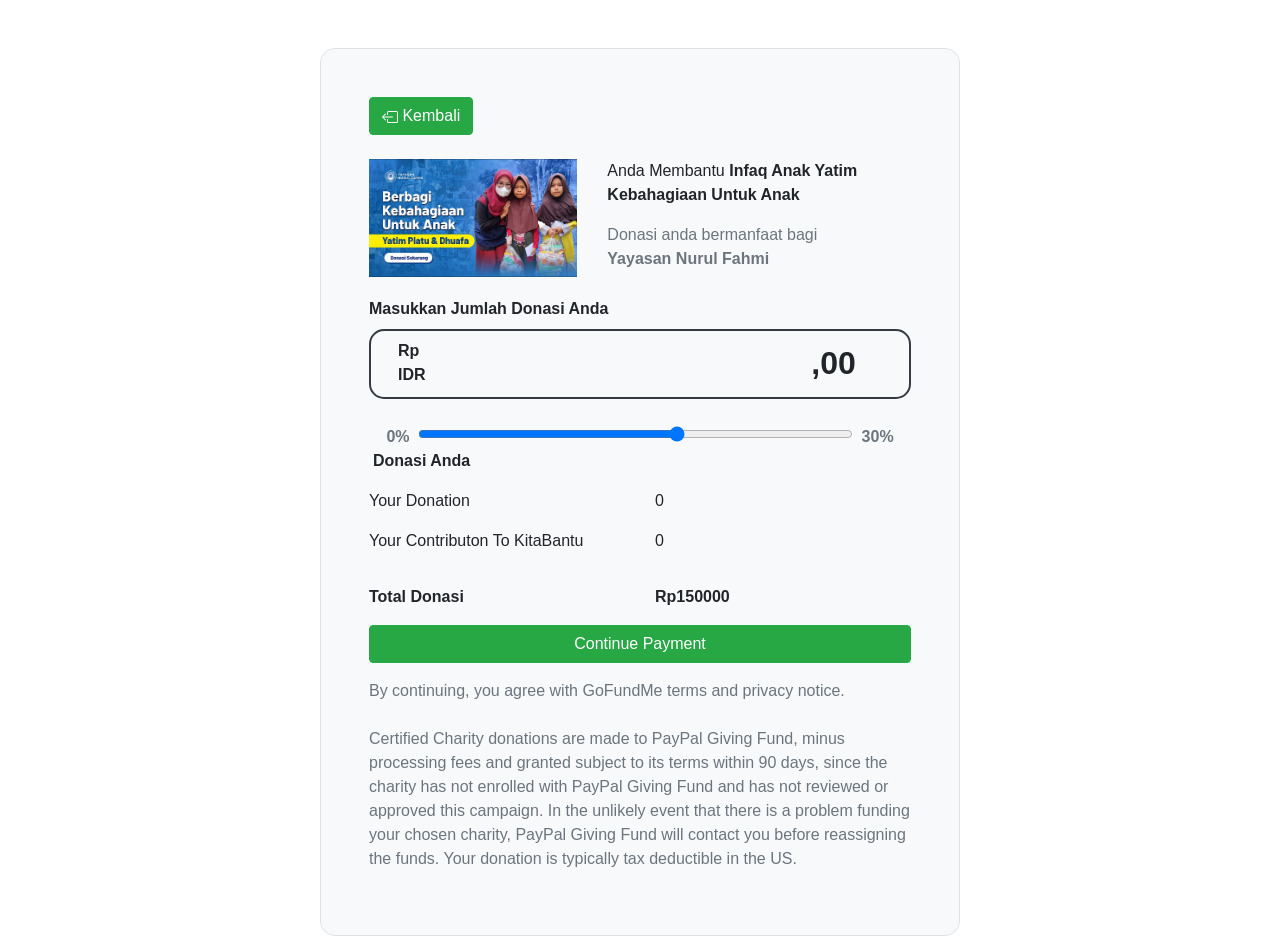
<file: berdonasi.html>
<!DOCTYPE html>
<html>

<head>
	<meta charset="utf-8">
	<meta name="viewport" content="width=device-width, initial-scale=1">
	<link rel="stylesheet" href="https://cdn.jsdelivr.net/npm/bootstrap@4.6.2/dist/css/bootstrap.min.css"
		integrity="sha384-xOolHFLEh07PJGoPkLv1IbcEPTNtaed2xpHsD9ESMhqIYd0nLMwNLD69Npy4HI+N" crossorigin="anonymous">
	<link href="images/Logo KitaBantu.png" rel="icon">
	<title>Kita Bantu</title>
	<style type="text/css">
		.form-rounded {
			border-radius: 0.75rem;
			height: 65px;
		}

		#icon-footer {
			margin-right: 20px;
		}
	</style>
</head>

<body>
	<div class="container h-100 bg-light mt-5 w-50 border p-5" style="border-radius: 15px;">
		<a href="category.html"> <button type="button" class="btn btn-success">
				<svg xmlns="http://www.w3.org/2000/svg" width="16" height="16" fill="currentColor"
					class="bi bi-box-arrow-left" viewBox="0 0 16 16">
					<path fill-rule="evenodd"
						d="M6 12.5a.5.5 0 0 0 .5.5h8a.5.5 0 0 0 .5-.5v-9a.5.5 0 0 0-.5-.5h-8a.5.5 0 0 0-.5.5v2a.5.5 0 0 1-1 0v-2A1.5 1.5 0 0 1 6.5 2h8A1.5 1.5 0 0 1 16 3.5v9a1.5 1.5 0 0 1-1.5 1.5h-8A1.5 1.5 0 0 1 5 12.5v-2a.5.5 0 0 1 1 0v2z">
					</path>
					<path fill-rule="evenodd"
						d="M.146 8.354a.5.5 0 0 1 0-.708l3-3a.5.5 0 1 1 .708.708L1.707 7.5H10.5a.5.5 0 0 1 0 1H1.707l2.147 2.146a.5.5 0 0 1-.708.708l-3-3z">
					</path>
				</svg>
				Kembali
			</button>
		</a>

		<div class="row mt-4">
			<div class="col-md-5">
				<img src="images/Screenshot 2023-03-28 232119.png" alt="" style="width: 100%;">
			</div>
			<div class="col-md-6">
				<p>Anda Membantu <b>Infaq Anak Yatim Kebahagiaan Untuk Anak</b></p>
				<p class="text-secondary">Donasi anda bermanfaat bagi <b>Yayasan Nurul Fahmi</b></p>
			</div>
		</div>
		<div class="row">
			<div class="col">
				<div class="form-group">
					<div class="row">
						<div id="" class="container-fluid bg-light" style="padding-top:10px;padding-bottom:10px">
							<b>Masukkan Jumlah Donasi Anda</b>
							<div class="container pt-2">
								<div class="row border-dark border"
									style="border-width: 2px !important; border-radius: 15px;padding: 0.5rem 0.75rem;">
									<div class="col-sm-2 text-left">
										<span style="display: block !important; font-weight: bold;">Rp</span>
										<span style="display: block !important; font-weight: bold;">IDR</span>
									</div>
									<div class="col-sm-8 pr-0 ">
										<input type="text" name="" id="input-text" class="bg-light"
											style="border: none; width: 100%; font-size: 2rem; text-align: right; font-weight: bold; outline: none;"
											inputmode="numeric" maxlength="8" class="pr-0">
									</div>
									<div class="col-sm-2 pl-0" style="width: 100%; font-size: 2rem;font-weight: bold;">
										<span>,00</span>
									</div>
								</div>
							</div>
							<div class="alert alert-danger mt-3" role="alert" style="display: none;">
								<svg xmlns="http://www.w3.org/2000/svg" width="16" height="16" fill="currentColor"
									class="bi bi-exclamation-circle" viewBox="0 0 16 16">
									<path d="M8 15A7 7 0 1 1 8 1a7 7 0 0 1 0 14zm0 1A8 8 0 1 0 8 0a8 8 0 0 0 0 16z" />
									<path
										d="M7.002 11a1 1 0 1 1 2 0 1 1 0 0 1-2 0zM7.1 4.995a.905.905 0 1 1 1.8 0l-.35 3.507a.552.552 0 0 1-1.1 0L7.1 4.995z" />
								</svg> Batas Donasi Sebesar Rp 50.000.000
							</div>
						</div>
					</div>
				</div>
			</div>
		</div>

		<div class="container-fluid text-center">
			<b class="text-secondary mr-1">0% </b><input id="input-range" type="range" min="0" max="5" step="1"
				value="3" style="width: 85%;" onchange="checkInput()"><b class="text-secondary ml-1"> 30%</b>


		</div>
		<div class="row ml-1">
			<p><strong>Donasi Anda</strong><br></p>
		</div>
		<div class="row">
			<div class="col">
				<p>Your Donation</p>
			</div>
			<div class="col">
				<span id="output-text">0</span>
			</div>
		</div>
		<div class="row">
			<div class="col">
				<p>Your Contributon To KitaBantu</p>
			</div>
			<div class="col">
				<span id="contribution-text">0</span>
			</div>
		</div>
		<div class="row font-weight-bold mt-3">
			<div class="col">
				Total Donasi
			</div>
			<div class="col">
				Rp150000
			</div>
		</div>
		<a href="index.html"><button class="btn btn-success w-100 my-3">Continue Payment</button></a>
		<p class="text-secondary">By continuing, you agree with GoFundMe terms and privacy notice. <br><br>
			Certified Charity donations are made to PayPal Giving Fund, minus processing fees and granted subject to its
			terms within 90 days, since the charity has not enrolled with PayPal Giving Fund and has not reviewed or
			approved this campaign. In the unlikely event that there is a problem funding your chosen charity, PayPal
			Giving Fund will contact you before reassigning the funds. Your donation is typically tax deductible in the
			US.
		</p>
	</div>

	<script src="javascript.js"></script>
	<script src="js/jquery-3.6.3.min.js"></script>
	<script src="js/bootstrap.min.js"></script>
	<script src="js/popper.min.js"></script>
</body>

</html>
</file>
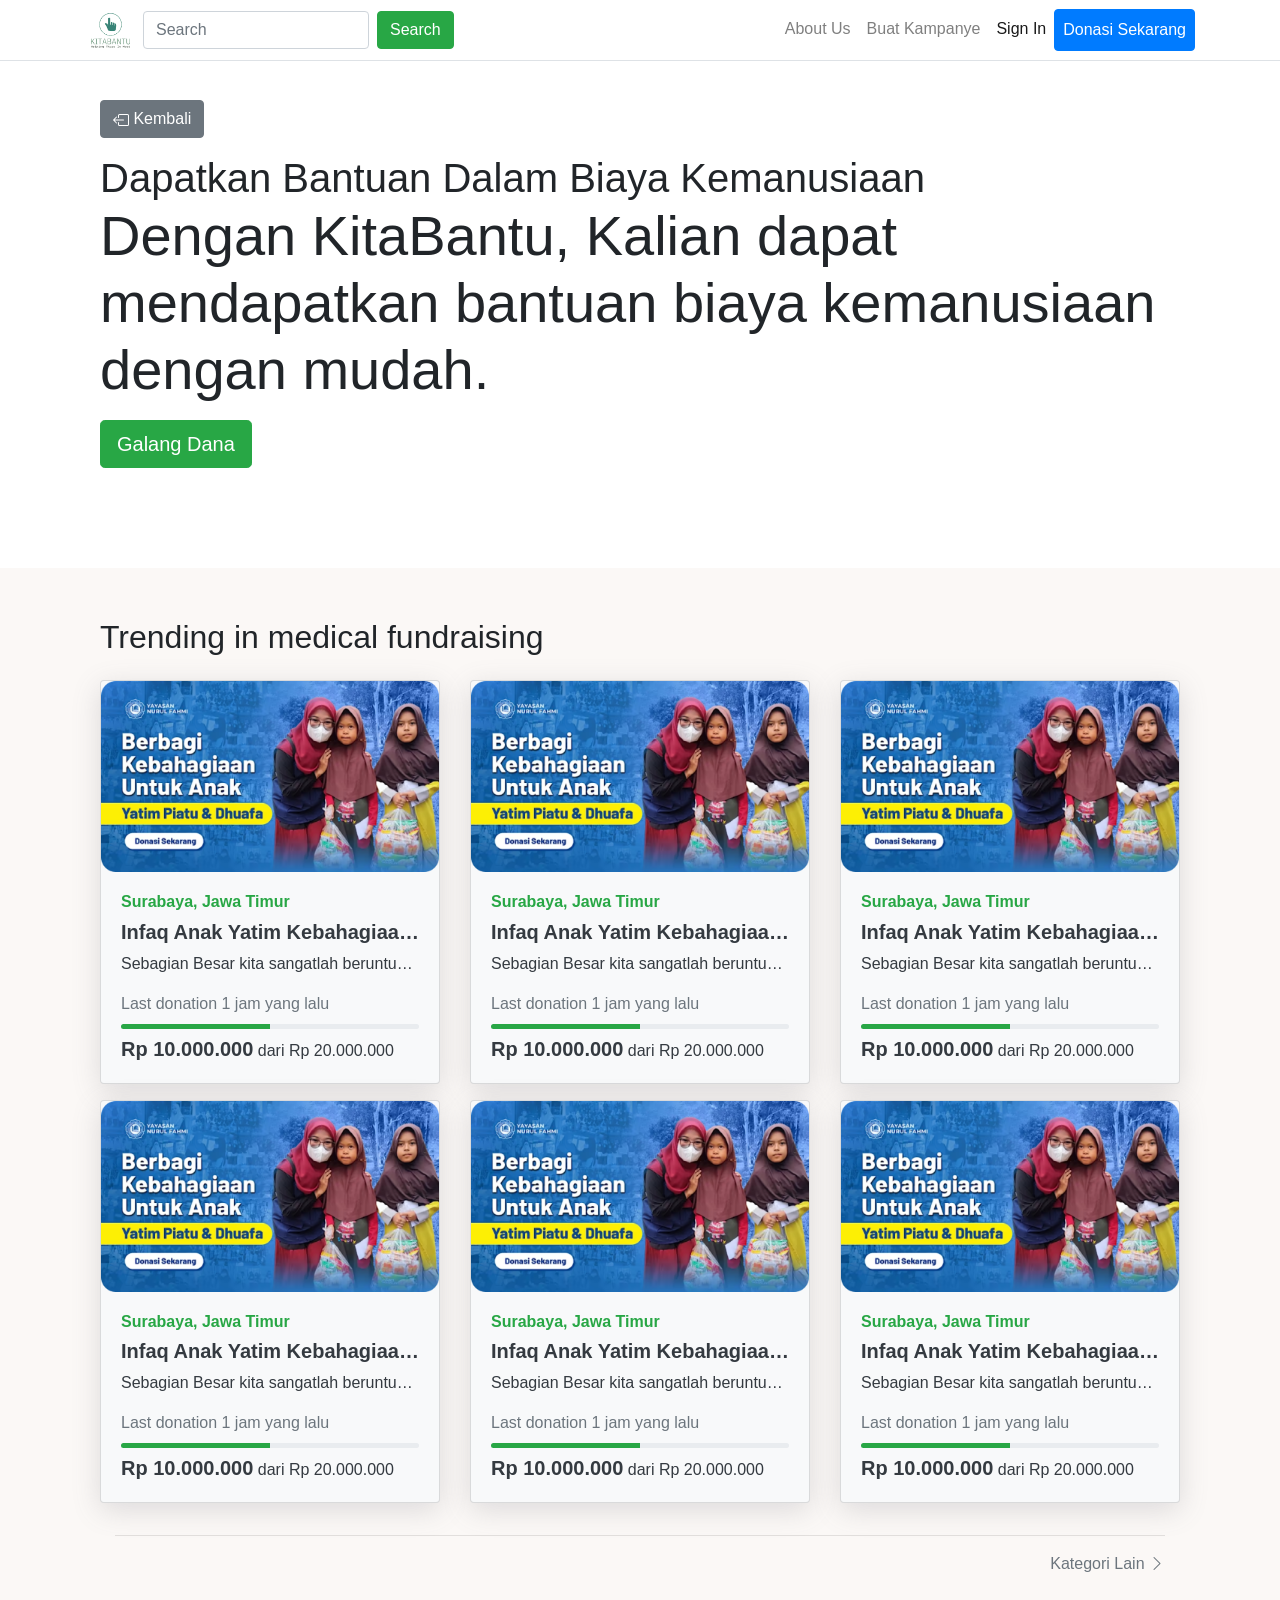
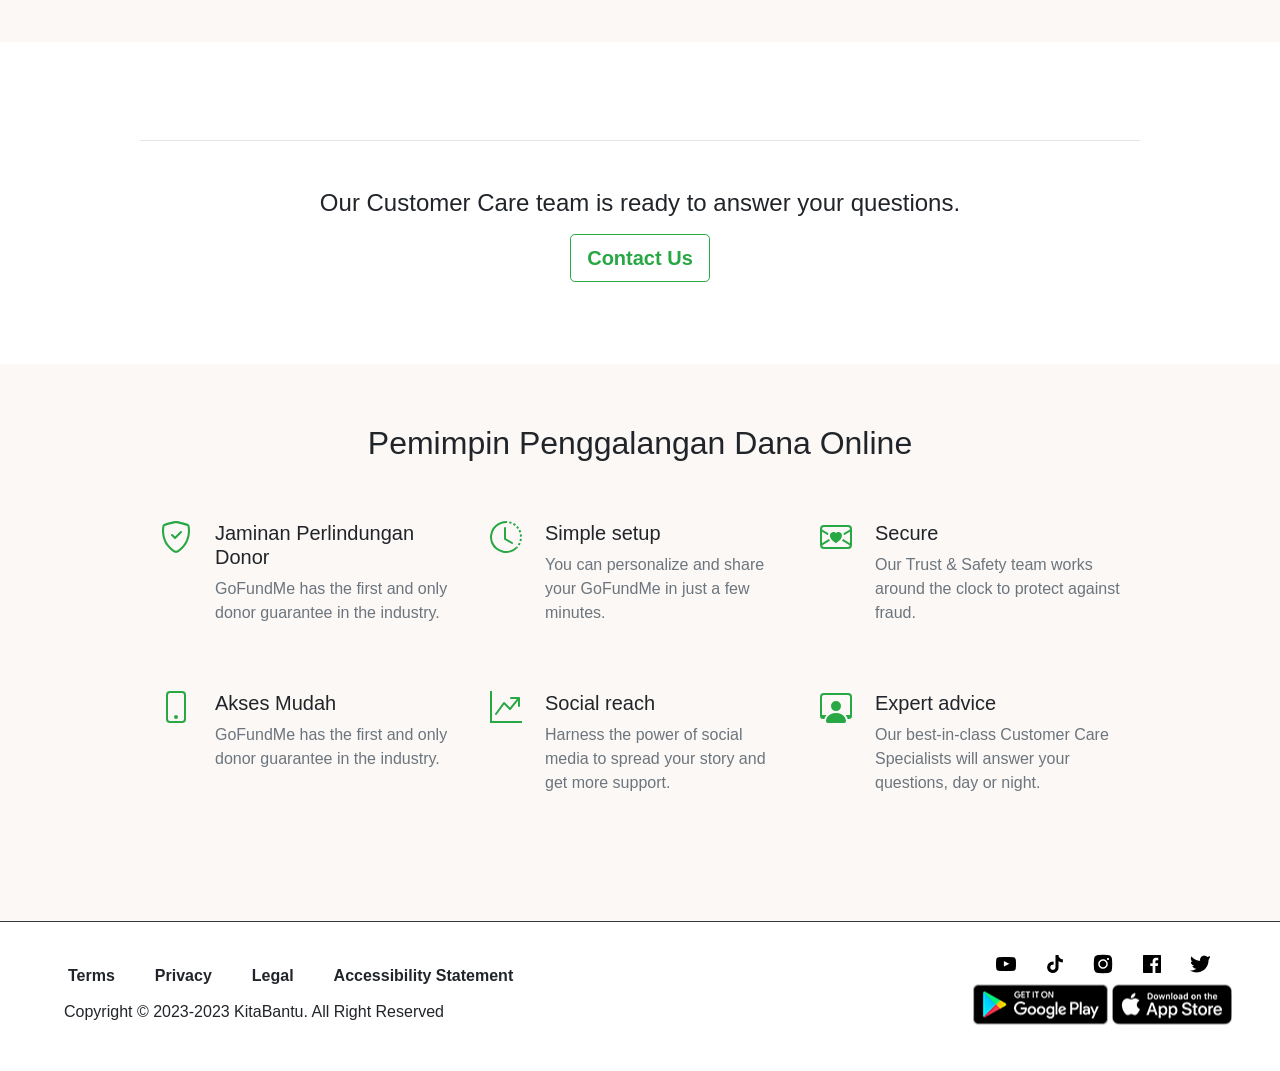
<file: category-nonprofit.html>
<!DOCTYPE html>
<html lang="en">

<head>
    <meta charset="UTF-8">
    <meta http-equiv="X-UA-Compatible" content="IE=edge">
    <meta name="viewport" content="width=device-width, initial-scale=1.0">
    <title>Kita Bantu</title>

    <!-- Logo Tab-->
    <link href="images/Logo KitaBantu.png" rel="icon">

    <!-- Bootstrap core CSS -->
    <link rel="stylesheet" href="css/bootstrap.min.css">

    <!-- CSS 
    <link rel="stylesheet" href="style.css">
    -->

    <!-- Bootstrap Icon -->
    <link rel="stylesheet" href="https://cdn.jsdelivr.net/npm/bootstrap-icons@1.10.3/font/bootstrap-icons.css">
    <!-- Java Script -->
    <script src="js/jquery-3.6.3.min.js"></script>

    <style>
        html {
            scroll-behavior: smooth;
        }

        .borderless {
            border: 0 none;
        }

        #boxdonasi {
            box-shadow: rgba(100, 100, 111, 0.2) 0px 7px 29px 0px;
        }

        #boxdonasi:hover {
            box-shadow: rgba(255, 255, 255, 0.1) 0px 1px 1px 0px inset, rgba(50, 50, 93, 0.25) 0px 50px 100px -20px, rgba(0, 0, 0, 0.3) 0px 30px 60px -30px;
        }

        .mySlides {
            display: none
        }

        img {
            vertical-align: middle;
        }

        /* Slideshow container */
        .slideshow-container {
            max-width: 1000px;
            position: relative;
            margin: auto;
        }

        /* Next & previous buttons */
        .prev,
        .next {
            cursor: pointer;
            position: absolute;
            top: 50%;
            width: auto;
            padding: 16px;
            margin-top: -120px;
            color: white;
            font-weight: bold;
            font-size: 18px;
            transition: 0.6s ease;
            border-radius: 0 3px 3px 0;
            user-select: none;
        }

        /* Position the "next button" to the right */
        .next {
            right: 0;
            border-radius: 3px 0 0 3px;
        }

        /* On hover, add a black background color with a little bit see-through */
        .prev:hover,
        .next:hover {
            background-color: rgba(0, 0, 0, 0.8);
        }

        /* Fading animation */
        .fade {
            animation-name: fade;
            animation-duration: 1.5s;
        }

        @keyframes fade {
            from {
                opacity: .4
            }

            to {
                opacity: 1
            }
        }

        /* On smaller screens, decrease text size */
        @media only screen and (max-width: 300px) {

            .prev,
            .next,
            .text {
                font-size: 11px
            }
        }

        .fade:not(.show) {
            opacity: 1;
        }

        #icon-footer {
            margin-right: 20px;
        }
    </style>
</head>

<body data-spy="scroll" data-target=".navbar" data-offset="50">
    <nav id="" class="navbar navbar-expand-lg navbar-light bg-white fixed-top border-bottom">
        <div class="container">
            <form class="form-inline" action="">
                <a href="index.html">
                    <img src="images/Logo KitaBantu.png" alt="" width="50px"><img>
                </a>
                <input class="form-control mr-sm-2 ml-2" type="text" placeholder="Search">
                <button class="btn btn-success" type="submit">Search</button>
            </form>
            <a class="navbar-brand" href="#">
            </a>
            <div class="collapse navbar-collapse" id="navbarNav">
                <ul class="navbar-nav ml-auto">
                    <li class="nav-item">
                        <a class="nav-link" href="#">About Us</a>
                    </li>
                    <li class="nav-item">
                        <a class="nav-link" href="mulaifundraising_1.html">Buat Kampanye</a>
                    </li>
                    <li class="nav-item active">
                        <a class="nav-link" href="form.html">Sign In</a>
                    </li>
                    <li class="nav-item">
                        <a class="nav-link btn btn-primary text-white" href="category.html">Donasi Sekarang</a>
                    </li>
                </ul>
            </div>
        </div>
    </nav>

    <div id="explore1" class="container-fluid" style="padding:100px">
        <a href="category.html"> <button type="button" class="btn btn btn-secondary">
                <svg xmlns="http://www.w3.org/2000/svg" width="16" height="16" fill="currentColor"
                    class="bi bi-box-arrow-left" viewBox="0 0 16 16">
                    <path fill-rule="evenodd"
                        d="M6 12.5a.5.5 0 0 0 .5.5h8a.5.5 0 0 0 .5-.5v-9a.5.5 0 0 0-.5-.5h-8a.5.5 0 0 0-.5.5v2a.5.5 0 0 1-1 0v-2A1.5 1.5 0 0 1 6.5 2h8A1.5 1.5 0 0 1 16 3.5v9a1.5 1.5 0 0 1-1.5 1.5h-8A1.5 1.5 0 0 1 5 12.5v-2a.5.5 0 0 1 1 0v2z">
                    </path>
                    <path fill-rule="evenodd"
                        d="M.146 8.354a.5.5 0 0 1 0-.708l3-3a.5.5 0 1 1 .708.708L1.707 7.5H10.5a.5.5 0 0 1 0 1H1.707l2.147 2.146a.5.5 0 0 1-.708.708l-3-3z">
                    </path>
                </svg>
                Kembali
            </button>
        </a>
        <h1 class="pt-3 mb-0 btn-group-sm">Dapatkan Bantuan Dalam Biaya Kemanusiaan</h1>
        <p class="display-4">Dengan KitaBantu, Kalian dapat mendapatkan bantuan biaya kemanusiaan dengan mudah. </p>
        <a href="mulaifundraising_1.html">
            <div class="btn btn-success btn-lg">Galang Dana</div>
        </a>
    </div>

    <div id="explore2" class="container-fluid" style="padding-top:50px;padding-bottom:50px; background-color: #fbf8f6;">
        <class class="row" style="padding-left: 100px; padding-right: 100px;">
            <h2>Trending in medical fundraising</h2>
            <div class="card-deck pt-3 ">
                <div class="card bg-light text-dark" id="boxdonasi">
                    <img class="card-img-top" src="images/image 1.png" alt="Card image">
                    <div class="card-body">
                        <p class="h6 text-truncate  text-success font-weight-bold">Surabaya, Jawa Timur</p>
                        <p class="h5 text-truncate font-weight-bold">Infaq Anak Yatim
                            Kebahagiaan Untuk Anak</p>
                        <p class="text-truncate">Sebagian Besar kita sangatlah beruntung masih bisa mendapatkan
                            perhatian</p>
                        <p class="text-secondary mb-2"> Last donation 1 jam yang lalu</p>
                        <div class="progress mb-2" style="height: 5px;">
                            <div class="progress-bar bg-success" role="progressbar" style="width: 50%"
                                aria-valuenow="50" aria-valuemin="0" aria-valuemax="100"></div>
                        </div>
                        <span class="font-weight-bold h5">Rp 10.000.000</span> <span class="p">
                            dari Rp 20.000.000
                        </span>
                        <a href="content.html" class="stretched-link"></a>
                    </div>
                </div>
                <div class="card bg-light text-dark" id="boxdonasi">
                    <img class="card-img-top" src="images/image 1.png" alt="Card image">
                    <div class="card-body">
                        <p class="h6 text-truncate  text-success font-weight-bold">Surabaya, Jawa Timur</p>
                        <p class="h5 text-truncate font-weight-bold">Infaq Anak Yatim
                            Kebahagiaan Untuk Anak</p>
                        <p class="text-truncate">Sebagian Besar kita sangatlah beruntung masih bisa mendapatkan
                            perhatian</p>
                        <p class="text-secondary mb-2"> Last donation 1 jam yang lalu</p>
                        <div class="progress mb-2" style="height: 5px;">
                            <div class="progress-bar bg-success" role="progressbar" style="width: 50%"
                                aria-valuenow="50" aria-valuemin="0" aria-valuemax="100"></div>
                        </div>
                        <span class="font-weight-bold h5">Rp 10.000.000</span> <span class="p">
                            dari Rp 20.000.000
                        </span>
                        <a href="content.html" class="stretched-link"></a>
                    </div>
                </div>
                <div class="card bg-light text-dark" id="boxdonasi">
                    <img class="card-img-top" src="images/image 1.png" alt="Card image">
                    <div class="card-body">
                        <p class="h6 text-truncate  text-success font-weight-bold">Surabaya, Jawa Timur</p>
                        <p class="h5 text-truncate font-weight-bold">Infaq Anak Yatim
                            Kebahagiaan Untuk Anak</p>
                        <p class="text-truncate">Sebagian Besar kita sangatlah beruntung masih bisa mendapatkan
                            perhatian</p>
                        <p class="text-secondary mb-2"> Last donation 1 jam yang lalu</p>
                        <div class="progress mb-2" style="height: 5px;">
                            <div class="progress-bar bg-success" role="progressbar" style="width: 50%"
                                aria-valuenow="50" aria-valuemin="0" aria-valuemax="100"></div>
                        </div>
                        <span class="font-weight-bold h5">Rp 10.000.000</span> <span class="p">
                            dari Rp 20.000.000
                        </span>
                        <a href="content.html" class="stretched-link"></a>
                    </div>
                </div>
            </div>
            <div class="card-deck pt-3">
                <div class="card bg-light text-dark" id="boxdonasi">
                    <img class="card-img-top" src="images/image 1.png" alt="Card image">
                    <div class="card-body">
                        <p class="h6 text-truncate  text-success font-weight-bold">Surabaya, Jawa Timur</p>
                        <p class="h5 text-truncate font-weight-bold">Infaq Anak Yatim
                            Kebahagiaan Untuk Anak</p>
                        <p class="text-truncate">Sebagian Besar kita sangatlah beruntung masih bisa mendapatkan
                            perhatian</p>
                        <p class="text-secondary mb-2"> Last donation 1 jam yang lalu</p>
                        <div class="progress mb-2" style="height: 5px;">
                            <div class="progress-bar bg-success" role="progressbar" style="width: 50%"
                                aria-valuenow="50" aria-valuemin="0" aria-valuemax="100"></div>
                        </div>
                        <span class="font-weight-bold h5">Rp 10.000.000</span> <span class="p">
                            dari Rp 20.000.000
                        </span>
                        <a href="content.html" class="stretched-link"></a>
                    </div>
                </div>
                <div class="card bg-light text-dark" id="boxdonasi">
                    <img class="card-img-top" src="images/image 1.png" alt="Card image">
                    <div class="card-body">
                        <p class="h6 text-truncate  text-success font-weight-bold">Surabaya, Jawa Timur</p>
                        <p class="h5 text-truncate font-weight-bold">Infaq Anak Yatim
                            Kebahagiaan Untuk Anak</p>
                        <p class="text-truncate">Sebagian Besar kita sangatlah beruntung masih bisa mendapatkan
                            perhatian</p>
                        <p class="text-secondary mb-2"> Last donation 1 jam yang lalu</p>
                        <div class="progress mb-2" style="height: 5px;">
                            <div class="progress-bar bg-success" role="progressbar" style="width: 50%"
                                aria-valuenow="50" aria-valuemin="0" aria-valuemax="100"></div>
                        </div>
                        <span class="font-weight-bold h5">Rp 10.000.000</span> <span class="p">
                            dari Rp 20.000.000
                        </span>
                        <a href="content.html" class="stretched-link"></a>
                    </div>
                </div>
                <div class="card bg-light text-dark" id="boxdonasi">
                    <img class="card-img-top" src="images/image 1.png" alt="Card image">
                    <div class="card-body">
                        <p class="h6 text-truncate  text-success font-weight-bold">Surabaya, Jawa Timur</p>
                        <p class="h5 text-truncate font-weight-bold">Infaq Anak Yatim
                            Kebahagiaan Untuk Anak</p>
                        <p class="text-truncate">Sebagian Besar kita sangatlah beruntung masih bisa mendapatkan
                            perhatian</p>
                        <p class="text-secondary mb-2"> Last donation 1 jam yang lalu</p>
                        <div class="progress mb-2" style="height: 5px;">
                            <div class="progress-bar bg-success" role="progressbar" style="width: 50%"
                                aria-valuenow="50" aria-valuemin="0" aria-valuemax="100"></div>
                        </div>
                        <span class="font-weight-bold h5">Rp 10.000.000</span> <span class="p">
                            dari Rp 20.000.000
                        </span>
                        <a href="content.html" class="stretched-link"></a>
                    </div>
                </div>
            </div>
            <br>
        </class>
        <div style="margin: 0px 100px 0px 100px;">
            <hr class="mt-2">
            <p class="text-right text-secondary"> Kategori Lain <i class="bi bi-chevron-right"></i>
            </p>
        </div>
    </div>

    <div id="explore2" class="container-fluid bg-white" style="padding: 50px 100px 50px 100px;">
        <div class="slideshow-container">

            <div class="mySlides fade">
                <div class="row">
                    <div class="col-sm-5 pt-5 pb-5">
                        <b class="text-secondary">MEET A CUSTOMER CARE SPECIALIST</b>
                        <h3 class="font-weight-bold mt-2">Leah</h3>
                        <p class="text-secondary pr-5">"Leah was wonderful!! She not only answered my question, and
                            pushed my withdrawal through, she expressed concern about my dog, who’s surgery I am raising
                            money for. What a sweet young lady."
                            <br><br>
                            James - Buffalo, New York
                        </p>
                    </div>
                    <div class="col-sm-7">
                        <img class="float-right" src="images/agentLeah.jpg" alt="" style="width: 100%;">
                    </div>
                </div>
            </div>

            <div class="mySlides fade">
                <div class="row">
                    <div class="col-sm-7">
                        <img class="float-left" src="images/agentJenna.jpg" alt="" style="width: 100%;">
                    </div>
                    <div class="col-sm-5 pt-5 pb-5">
                        <b class="text-secondary">MEET A CUSTOMER CARE SPECIALIST</b>
                        <h3 class="font-weight-bold mt-2">Jenna</h3>
                        <p class="text-secondary pr-5">"I had the help of Jenna in a very shattered moment in my life,
                            the compassion and kindness went above and beyond. I needed that! Thank you!"
                            <br><br>
                            Theresa - Belen, New Mexico
                        </p>
                    </div>
                </div>
            </div>

            <a class="prev" onclick="plusSlides(-1)">❮</a>
            <a class="next" onclick="plusSlides(1)">❯</a>

            <div class="text-center h4">
                <hr class="mt-5 mb-5">
                <p>Our Customer Care team is ready to answer your questions.</p>
                <button type="button" class="btn btn-outline-success btn-lg font-weight-bold">Contact
                    Us</button>
            </div>
        </div>
        <br>
    </div>

    <div id="content2" class="container-fluid" style="padding:60px; background-color: #fbf8f6;">
        <h2 class="text-center">Pemimpin Penggalangan Dana Online</h2>
        <div class="row" style="padding: 50px 100px 50px 100px;">
            <div class="col-md-4">
                <div class="row">
                    <div class="col-md-2">
                        <svg xmlns="http://www.w3.org/2000/svg" width="32" height="32" fill="currentColor"
                            class="bi bi-shield-check text-success" viewBox="0 0 16 16">
                            <path
                                d="M5.338 1.59a61.44 61.44 0 0 0-2.837.856.481.481 0 0 0-.328.39c-.554 4.157.726 7.19 2.253 9.188a10.725 10.725 0 0 0 2.287 2.233c.346.244.652.42.893.533.12.057.218.095.293.118a.55.55 0 0 0 .101.025.615.615 0 0 0 .1-.025c.076-.023.174-.061.294-.118.24-.113.547-.29.893-.533a10.726 10.726 0 0 0 2.287-2.233c1.527-1.997 2.807-5.031 2.253-9.188a.48.48 0 0 0-.328-.39c-.651-.213-1.75-.56-2.837-.855C9.552 1.29 8.531 1.067 8 1.067c-.53 0-1.552.223-2.662.524zM5.072.56C6.157.265 7.31 0 8 0s1.843.265 2.928.56c1.11.3 2.229.655 2.887.87a1.54 1.54 0 0 1 1.044 1.262c.596 4.477-.787 7.795-2.465 9.99a11.775 11.775 0 0 1-2.517 2.453 7.159 7.159 0 0 1-1.048.625c-.28.132-.581.24-.829.24s-.548-.108-.829-.24a7.158 7.158 0 0 1-1.048-.625 11.777 11.777 0 0 1-2.517-2.453C1.928 10.487.545 7.169 1.141 2.692A1.54 1.54 0 0 1 2.185 1.43 62.456 62.456 0 0 1 5.072.56z" />
                            <path
                                d="M10.854 5.146a.5.5 0 0 1 0 .708l-3 3a.5.5 0 0 1-.708 0l-1.5-1.5a.5.5 0 1 1 .708-.708L7.5 7.793l2.646-2.647a.5.5 0 0 1 .708 0z" />
                        </svg>
                    </div>
                    <div class="col-md-10">
                        <h5>Jaminan Perlindungan Donor</h5>
                        <p class="text-secondary">GoFundMe has the first and only donor guarantee in the industry.</p>
                    </div>
                </div>
            </div>
            <div class="col-md-4">
                <div class="row">
                    <div class="col-md-2">
                        <svg xmlns="http://www.w3.org/2000/svg" width="32" height="32" fill="currentColor"
                            class="bi bi-clock-history text-success" viewBox="0 0 16 16">
                            <path
                                d="M8.515 1.019A7 7 0 0 0 8 1V0a8 8 0 0 1 .589.022l-.074.997zm2.004.45a7.003 7.003 0 0 0-.985-.299l.219-.976c.383.086.76.2 1.126.342l-.36.933zm1.37.71a7.01 7.01 0 0 0-.439-.27l.493-.87a8.025 8.025 0 0 1 .979.654l-.615.789a6.996 6.996 0 0 0-.418-.302zm1.834 1.79a6.99 6.99 0 0 0-.653-.796l.724-.69c.27.285.52.59.747.91l-.818.576zm.744 1.352a7.08 7.08 0 0 0-.214-.468l.893-.45a7.976 7.976 0 0 1 .45 1.088l-.95.313a7.023 7.023 0 0 0-.179-.483zm.53 2.507a6.991 6.991 0 0 0-.1-1.025l.985-.17c.067.386.106.778.116 1.17l-1 .025zm-.131 1.538c.033-.17.06-.339.081-.51l.993.123a7.957 7.957 0 0 1-.23 1.155l-.964-.267c.046-.165.086-.332.12-.501zm-.952 2.379c.184-.29.346-.594.486-.908l.914.405c-.16.36-.345.706-.555 1.038l-.845-.535zm-.964 1.205c.122-.122.239-.248.35-.378l.758.653a8.073 8.073 0 0 1-.401.432l-.707-.707z" />
                            <path d="M8 1a7 7 0 1 0 4.95 11.95l.707.707A8.001 8.001 0 1 1 8 0v1z" />
                            <path
                                d="M7.5 3a.5.5 0 0 1 .5.5v5.21l3.248 1.856a.5.5 0 0 1-.496.868l-3.5-2A.5.5 0 0 1 7 9V3.5a.5.5 0 0 1 .5-.5z" />
                        </svg>
                    </div>
                    <div class="col-md-10">
                        <h5>Simple setup</h5>
                        <p class="text-secondary">You can personalize and share your GoFundMe in just a few minutes.</p>
                    </div>
                </div>
            </div>
            <div class="col-md-4">
                <div class="row">
                    <div class="col-md-2">
                        <svg xmlns="http://www.w3.org/2000/svg" width="32" height="32" fill="currentColor"
                            class="bi bi-envelope-heart text-success" viewBox="0 0 16 16">
                            <path fill-rule="evenodd"
                                d="M0 4a2 2 0 0 1 2-2h12a2 2 0 0 1 2 2v8a2 2 0 0 1-2 2H2a2 2 0 0 1-2-2V4Zm2-1a1 1 0 0 0-1 1v.217l3.235 1.94a2.76 2.76 0 0 0-.233 1.027L1 5.384v5.721l3.453-2.124c.146.277.329.556.55.835l-3.97 2.443A1 1 0 0 0 2 13h12a1 1 0 0 0 .966-.741l-3.968-2.442c.22-.28.403-.56.55-.836L15 11.105V5.383l-3.002 1.801a2.76 2.76 0 0 0-.233-1.026L15 4.217V4a1 1 0 0 0-1-1H2Zm6 2.993c1.664-1.711 5.825 1.283 0 5.132-5.825-3.85-1.664-6.843 0-5.132Z" />
                        </svg>
                    </div>
                    <div class="col-md-10">
                        <h5>Secure</h5>
                        <p class="text-secondary">Our Trust & Safety team works around the clock to protect against
                            fraud.</p>
                    </div>
                </div>
            </div>
        </div>

        <div class="row" style="padding: 0px 100px 50px 100px;">
            <div class="col-md-4">
                <div class="row">
                    <div class="col-md-2">
                        <svg xmlns="http://www.w3.org/2000/svg" width="32" height="32" fill="currentColor"
                            class="bi bi-phone text-success" viewBox="0 0 16 16">
                            <path
                                d="M11 1a1 1 0 0 1 1 1v12a1 1 0 0 1-1 1H5a1 1 0 0 1-1-1V2a1 1 0 0 1 1-1h6zM5 0a2 2 0 0 0-2 2v12a2 2 0 0 0 2 2h6a2 2 0 0 0 2-2V2a2 2 0 0 0-2-2H5z" />
                            <path d="M8 14a1 1 0 1 0 0-2 1 1 0 0 0 0 2z" />
                        </svg>
                    </div>
                    <div class="col-md-10">
                        <h5>Akses Mudah</h5>
                        <p class="text-secondary">GoFundMe has the first and only donor guarantee in the industry.</p>
                    </div>
                </div>
            </div>
            <div class="col-md-4">
                <div class="row">
                    <div class="col-md-2">
                        <svg xmlns="http://www.w3.org/2000/svg" width="32" height="32" fill="currentColor"
                            class="bi bi-graph-up-arrow text-success" viewBox="0 0 16 16">
                            <path fill-rule="evenodd"
                                d="M0 0h1v15h15v1H0V0Zm10 3.5a.5.5 0 0 1 .5-.5h4a.5.5 0 0 1 .5.5v4a.5.5 0 0 1-1 0V4.9l-3.613 4.417a.5.5 0 0 1-.74.037L7.06 6.767l-3.656 5.027a.5.5 0 0 1-.808-.588l4-5.5a.5.5 0 0 1 .758-.06l2.609 2.61L13.445 4H10.5a.5.5 0 0 1-.5-.5Z" />
                        </svg>
                    </div>
                    <div class="col-md-10">
                        <h5>Social reach</h5>
                        <p class="text-secondary">Harness the power of social media to spread your story and get more
                            support.</p>
                    </div>
                </div>
            </div>
            <div class="col-md-4">
                <div class="row">
                    <div class="col-md-2">
                        <svg xmlns="http://www.w3.org/2000/svg" width="32" height="32" fill="currentColor"
                            class="bi bi-person-workspace text-success" viewBox="0 0 16 16">
                            <path
                                d="M4 16s-1 0-1-1 1-4 5-4 5 3 5 4-1 1-1 1H4Zm4-5.95a2.5 2.5 0 1 0 0-5 2.5 2.5 0 0 0 0 5Z" />
                            <path
                                d="M2 1a2 2 0 0 0-2 2v9.5A1.5 1.5 0 0 0 1.5 14h.653a5.373 5.373 0 0 1 1.066-2H1V3a1 1 0 0 1 1-1h12a1 1 0 0 1 1 1v9h-2.219c.554.654.89 1.373 1.066 2h.653a1.5 1.5 0 0 0 1.5-1.5V3a2 2 0 0 0-2-2H2Z" />
                        </svg>
                    </div>
                    <div class="col-md-10">
                        <h5>Expert advice</h5>
                        <p class="text-secondary">Our best-in-class Customer Care Specialists will answer your
                            questions, day or night.</p>
                    </div>
                </div>
            </div>
        </div>
    </div>

    <div id="section7" class="container-fluid bg-white  border-top border-dark"
        style="padding-top:30px;padding-bottom:30px">
        <div class="row">
            <div class="col-sm-8 pl-5">
                <ul class="list-group list-group-horizontal font-weight-bold">
                    <li class="list-group-item borderless">Terms</li>
                    <li class="list-group-item borderless">Privacy</li>
                    <li class="list-group-item borderless">Legal</li>
                    <li class="list-group-item borderless">Accessibility Statement</li>
                </ul>
                <p class="pl-3">Copyright &#169 2023-2023 KitaBantu. All Right Reserved</p>
            </div>
            <div class="col-sm-4 pr-5 text-right">
                <img id="icon-footer" src="icons/fe_youtube.png" alt="">
                <img id="icon-footer" src="icons/ic_baseline-tiktok.png" alt="">
                <img id="icon-footer" src="icons/basil_instagram-solid.png" alt="">
                <img id="icon-footer" src="icons/carbon_logo-facebook.png" alt="">
                <img id="icon-footer" src="icons/uim_twitter-alt.png" alt="">
                <p class="pt-2">
                    <img src="images/img-play-store-v2 1.png" alt="">
                    <img src="images/img-app-store-v2 1.png" alt="">
                </p>
            </div>
        </div>
    </div>
    <script src="javascript.js"></script>
    <script src="js/jquery-3.6.3.min.js"></script>
    <script src="js/bootstrap.min.js"></script>
    <script src="js/popper.min.js"></script>
</body>

</html>
</file>
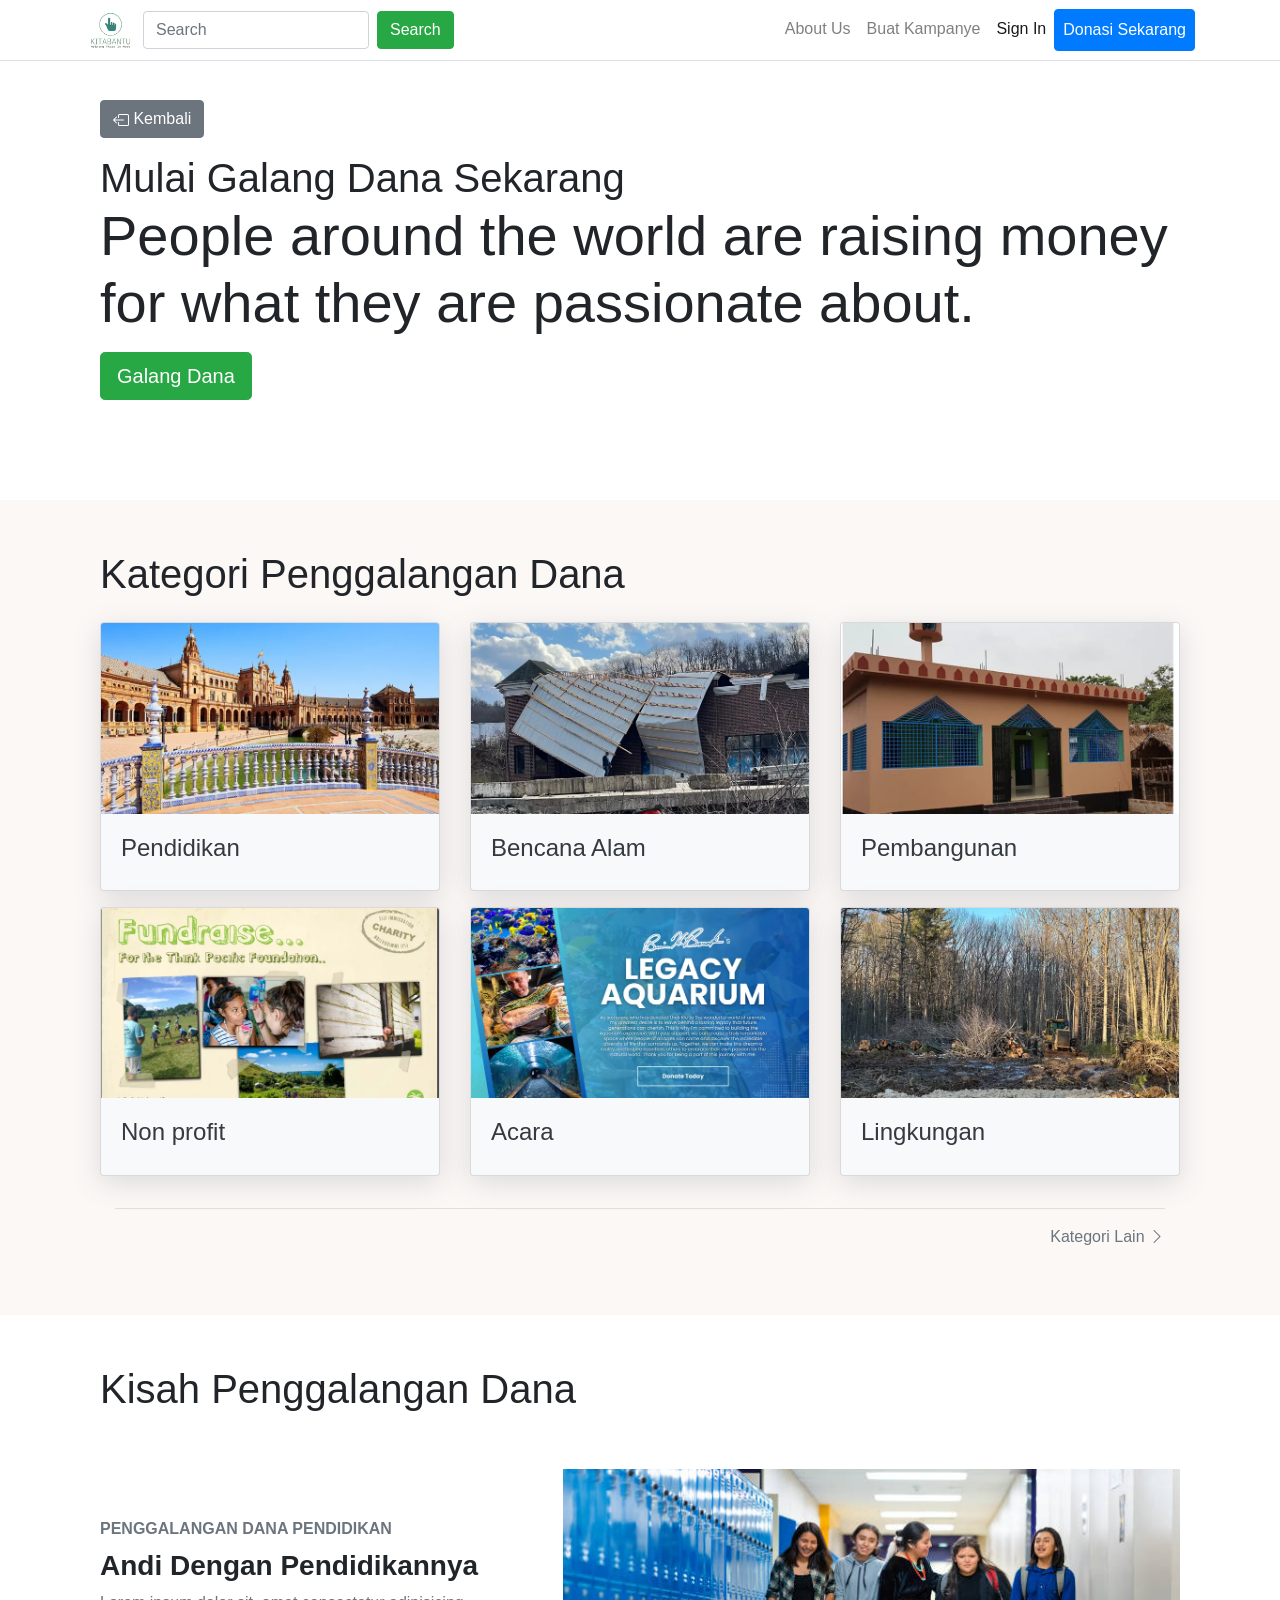
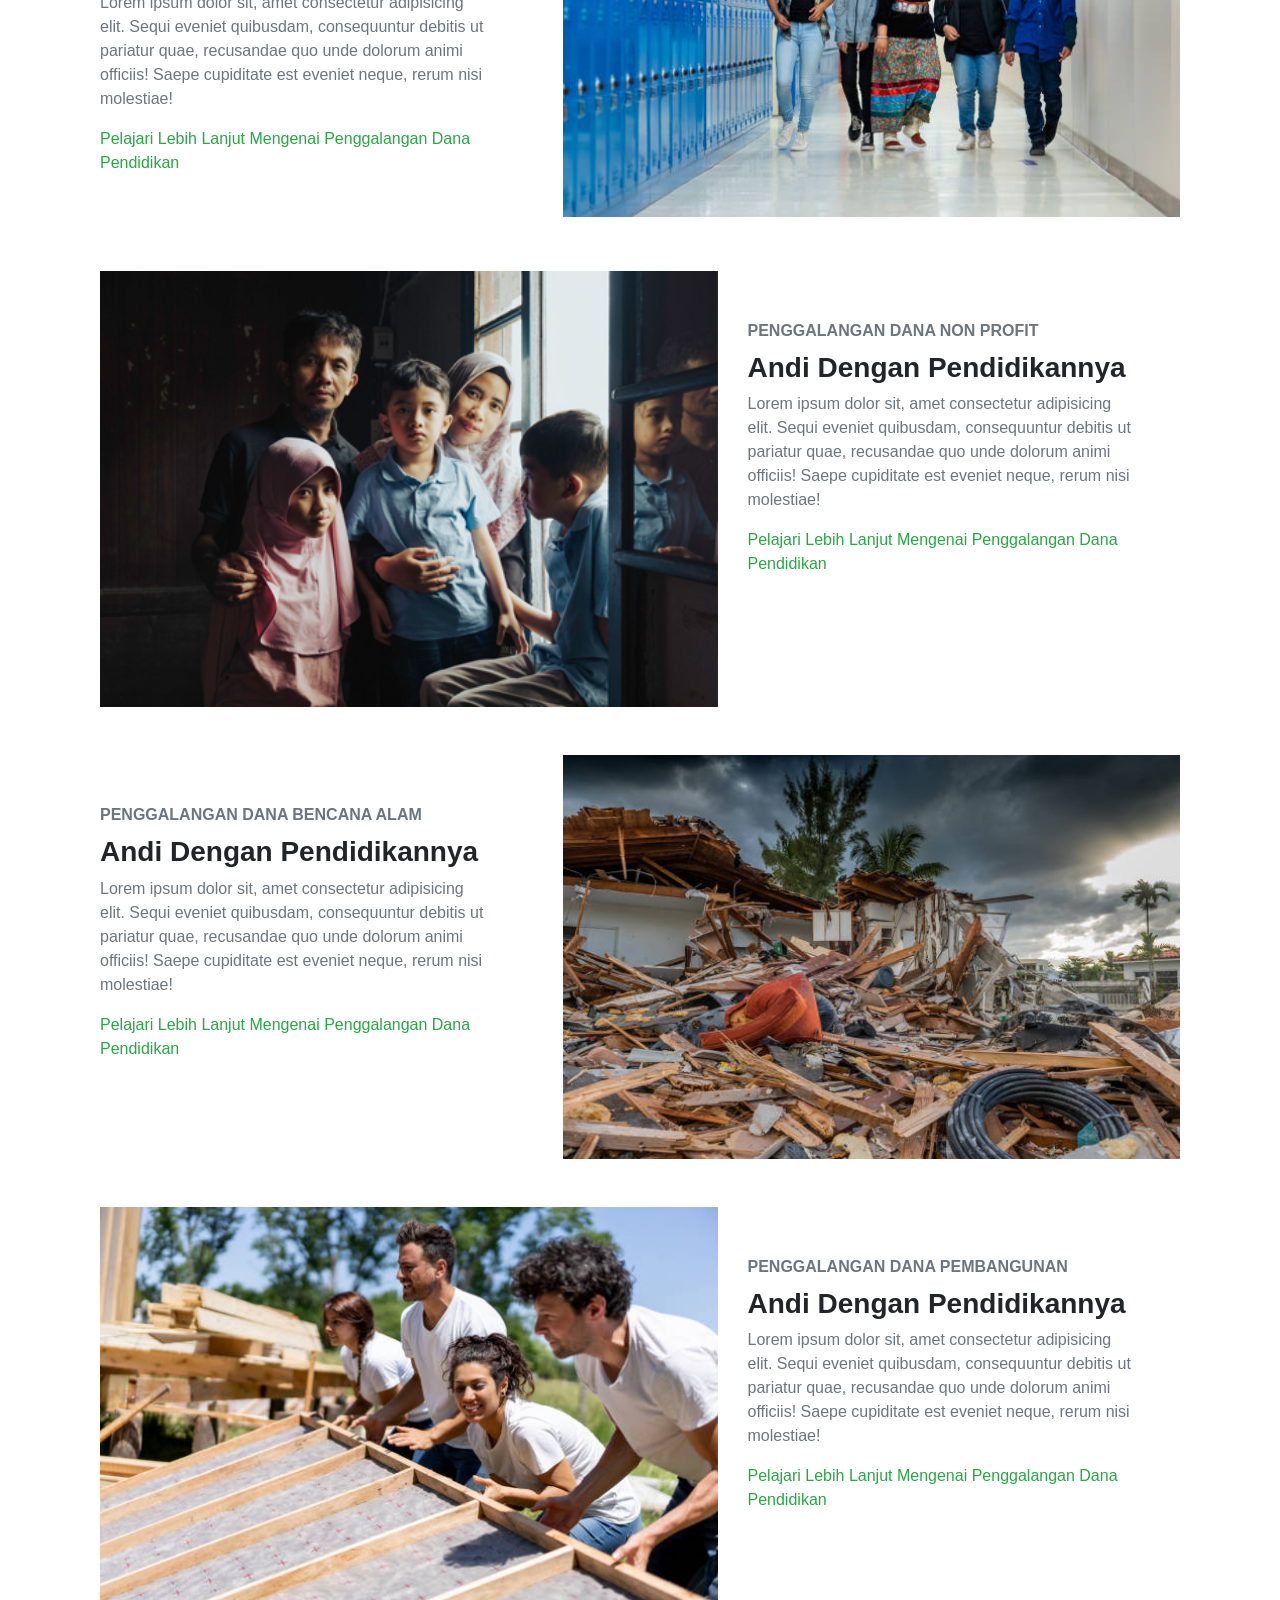
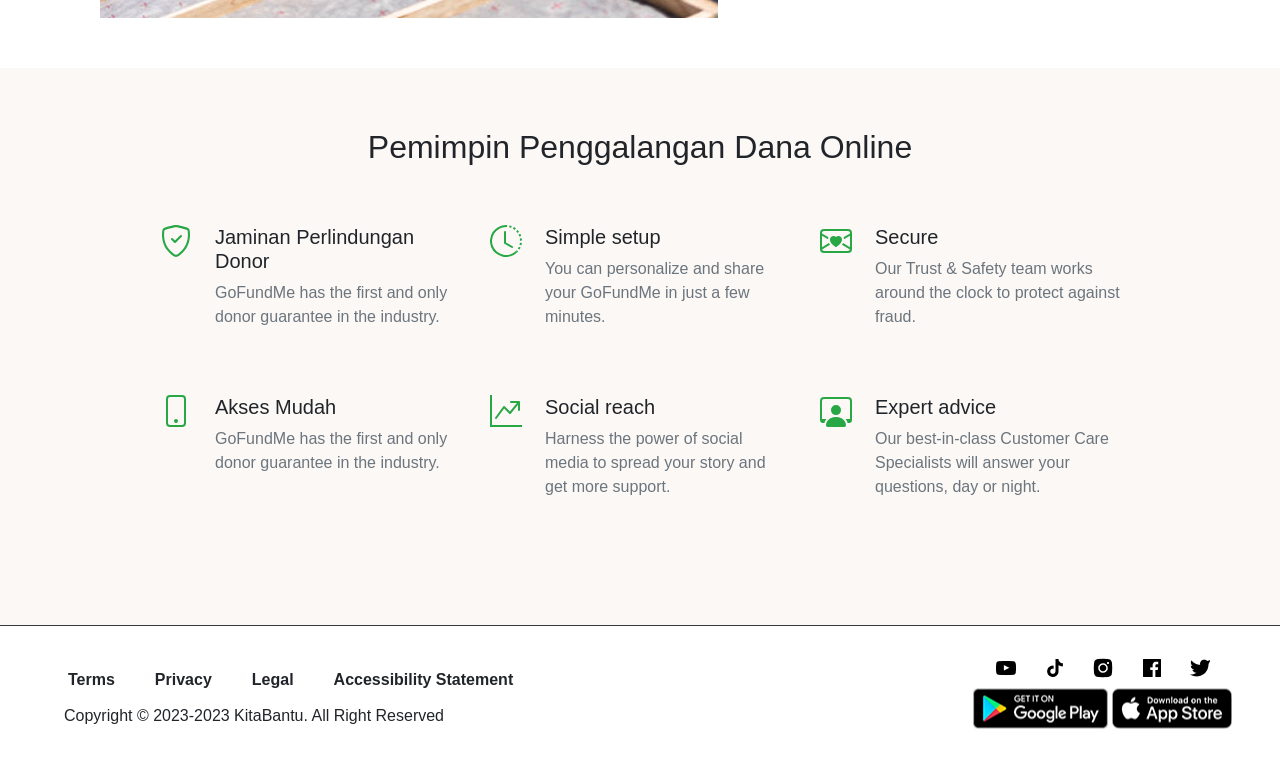
<file: category.html>
<!DOCTYPE html>
<html lang="en">

<head>
    <meta charset="UTF-8">
    <meta http-equiv="X-UA-Compatible" content="IE=edge">
    <meta name="viewport" content="width=device-width, initial-scale=1.0">
    <title>Kita Bantu</title>

    <!-- Logo Tab-->
    <link href="images/Logo KitaBantu.png" rel="icon">

    <!-- Bootstrap core CSS -->
    <link rel="stylesheet" href="css/bootstrap.min.css">

    <!-- CSS 
    <link rel="stylesheet" href="style.css">
    -->

    <!-- Bootstrap Icon -->
    <link rel="stylesheet" href="https://cdn.jsdelivr.net/npm/bootstrap-icons@1.10.3/font/bootstrap-icons.css">
    <!-- Java Script -->
    <script src="js/jquery-3.6.3.min.js"></script>

    <style>
        html {
            scroll-behavior: smooth;
        }

        .borderless {
            border: 0 none;
        }

        #boxdonasi {
            box-shadow: rgba(100, 100, 111, 0.2) 0px 7px 29px 0px;
        }

        #boxdonasi:hover {
            box-shadow: rgba(255, 255, 255, 0.1) 0px 1px 1px 0px inset, rgba(50, 50, 93, 0.25) 0px 50px 100px -20px, rgba(0, 0, 0, 0.3) 0px 30px 60px -30px;
        }


        #icon-footer {
            margin-right: 20px;
        }
    </style>
</head>

<body data-spy="scroll" data-target=".navbar" data-offset="50">
    <nav id="" class="navbar navbar-expand-lg navbar-light bg-white fixed-top border-bottom">
        <div class="container">
            <form class="form-inline" action="">
                <a href="index.html">
                    <img src="images/Logo KitaBantu.png" alt="" width="50px"><img>
                </a>
                <input class="form-control mr-sm-2 ml-2" type="text" placeholder="Search">
                <button class="btn btn-success" type="submit">Search</button>
            </form>
            <a class="navbar-brand" href="#">
            </a>
            <div class="collapse navbar-collapse" id="navbarNav">
                <ul class="navbar-nav ml-auto">
                    <li class="nav-item">
                        <a class="nav-link" href="#">About Us</a>
                    </li>
                    <li class="nav-item">
                        <a class="nav-link" href="mulaifundraising_1.html">Buat Kampanye</a>
                    </li>
                    <li class="nav-item active">
                        <a class="nav-link" href="form.html">Sign In</a>
                    </li>
                    <li class="nav-item">
                        <a class="nav-link btn btn-primary text-white" href="category.html">Donasi Sekarang</a>
                    </li>
                </ul>
            </div>
        </div>
    </nav>

    <div id="explore1" class="container-fluid" style="padding:100px">
        <a href="index.html"> <button type="button" class="btn btn btn-secondary">
                <svg xmlns="http://www.w3.org/2000/svg" width="16" height="16" fill="currentColor"
                    class="bi bi-box-arrow-left" viewBox="0 0 16 16">
                    <path fill-rule="evenodd"
                        d="M6 12.5a.5.5 0 0 0 .5.5h8a.5.5 0 0 0 .5-.5v-9a.5.5 0 0 0-.5-.5h-8a.5.5 0 0 0-.5.5v2a.5.5 0 0 1-1 0v-2A1.5 1.5 0 0 1 6.5 2h8A1.5 1.5 0 0 1 16 3.5v9a1.5 1.5 0 0 1-1.5 1.5h-8A1.5 1.5 0 0 1 5 12.5v-2a.5.5 0 0 1 1 0v2z">
                    </path>
                    <path fill-rule="evenodd"
                        d="M.146 8.354a.5.5 0 0 1 0-.708l3-3a.5.5 0 1 1 .708.708L1.707 7.5H10.5a.5.5 0 0 1 0 1H1.707l2.147 2.146a.5.5 0 0 1-.708.708l-3-3z">
                    </path>
                </svg>
                Kembali
            </button>
        </a>
        <h1 class="pt-3 mb-0 btn-group-sm">Mulai Galang Dana Sekarang</h1>
        <p class="display-4">People around the world are raising money for what they are passionate about.</p>
        <a href="mulaifundraising_1.html">
            <div class="btn btn-success btn-lg">Galang Dana</div>
        </a>
    </div>

    <div id="explore2" class="container-fluid" style="padding-top:50px;padding-bottom:50px; background-color: #fbf8f6;">
        <class class="row" style="padding-left: 100px; padding-right: 100px;">
            <h1>Kategori Penggalangan Dana</h1>
            <div class="card-deck pt-3 ">
                <div class="card bg-light text-dark" id="boxdonasi">
                    <img class="card-img-top" src="images/Pendidikan.webp" alt="Card image">
                    <div class="card-body">
                        <h4>Pendidikan</h4>
                        <a href="category-nonprofit.html" class="stretched-link"></a>
                    </div>
                </div>
                <div class="card bg-light text-dark" id="boxdonasi">
                    <img class="card-img-top" src="images/Bencana Alam.webp" alt="Card image">
                    <div class="card-body">
                        <h4>Bencana Alam</h4>
                        <a href="category-nonprofit.html" class="stretched-link"></a>
                    </div>
                </div>
                <div class="card bg-light text-dark" id="boxdonasi">
                    <img class="card-img-top" src="images/Pembangunan.webp" alt="Card image">
                    <div class="card-body">
                        <h4>Pembangunan</h4>
                        <a href="category-nonprofit.html" class="stretched-link"></a>
                    </div>
                </div>
            </div>
            <div class="card-deck pt-3">
                <div class="card bg-light text-dark" id="boxdonasi">
                    <img class="card-img-top" src="images/Non Profit.webp" alt="Card image">
                    <div class="card-body">
                        <h4>Non profit</h4>
                        <a href="category-nonprofit.html" class="stretched-link"></a>
                    </div>
                </div>
                <div class="card bg-light text-dark" id="boxdonasi">
                    <img class="card-img-top" src="images/acara.webp" alt="Card image">
                    <div class="card-body">
                        <h4>Acara</h4>
                        <a href="category-nonprofit.html" class="stretched-link"></a>
                    </div>
                </div>
                <div class="card bg-light text-dark" id="boxdonasi">
                    <img class="card-img-top" src="images/Lingkungan.webp" alt="Card image">
                    <div class="card-body">
                        <h4>Lingkungan</h4>
                        <a href="category-nonprofit.html" class="stretched-link"></a>
                    </div>
                </div>
            </div>
            <br>
        </class>
        <div style="margin: 0px 100px 0px 100px;">
            <hr class="mt-2">
            <p class="text-right text-secondary"> Kategori Lain <i class="bi bi-chevron-right"></i>
            </p>
        </div>
    </div>

    <div id="explore2" class="container-fluid bg-white" style="padding: 50px 100px 50px 100px;">
        <h1 class="pb-5">Kisah Penggalangan Dana</h1>
        <div class="row">
            <div class="col-sm-5 pt-5 pb-5">
                <b class="text-secondary">PENGGALANGAN DANA PENDIDIKAN</b>
                <h3 class="font-weight-bold mt-2">Andi Dengan Pendidikannya</h3>
                <p class="text-secondary pr-5">Lorem ipsum dolor sit, amet consectetur adipisicing elit. Sequi eveniet
                    quibusdam, consequuntur debitis ut pariatur quae, recusandae quo unde dolorum animi officiis! Saepe
                    cupiditate est eveniet neque, rerum nisi molestiae!</p>
                <a href="" class="text-decoration-none text-success">Pelajari Lebih Lanjut Mengenai Penggalangan Dana
                    Pendidikan</a>
            </div>
            <div class="col-sm-7">
                <img class="float-right" src="images/Pendidikan Section 3.jpg" alt="" style="width: 100%;">
            </div>
        </div>

        <div class="row pt-5">
            <div class="col-sm-7">
                <img class="float-left" src="images/Non Profit Section 3.jpg" alt="" style="width: 100%;">
            </div>
            <div class="col-sm-5 pt-5 pb-5">
                <b class="text-secondary">PENGGALANGAN DANA NON PROFIT</b>
                <h3 class="font-weight-bold mt-2">Andi Dengan Pendidikannya</h3>
                <p class="text-secondary pr-5">Lorem ipsum dolor sit, amet consectetur adipisicing elit. Sequi eveniet
                    quibusdam, consequuntur debitis ut pariatur quae, recusandae quo unde dolorum animi officiis! Saepe
                    cupiditate est eveniet neque, rerum nisi molestiae!</p>
                <a href="" class="text-decoration-none text-success">Pelajari Lebih Lanjut Mengenai Penggalangan Dana
                    Pendidikan</a>
            </div>
        </div>

        <div class="row pt-5">
            <div class="col-sm-5 pt-5 pb-5">
                <b class="text-secondary">PENGGALANGAN DANA BENCANA ALAM</b>
                <h3 class="font-weight-bold mt-2">Andi Dengan Pendidikannya</h3>
                <p class="text-secondary pr-5">Lorem ipsum dolor sit, amet consectetur adipisicing elit. Sequi eveniet
                    quibusdam, consequuntur debitis ut pariatur quae, recusandae quo unde dolorum animi officiis! Saepe
                    cupiditate est eveniet neque, rerum nisi molestiae!</p>
                <a href="" class="text-decoration-none text-success">Pelajari Lebih Lanjut Mengenai Penggalangan Dana
                    Pendidikan</a>
            </div>
            <div class="col-sm-7">
                <img class="float-right" src="images/Bencana Alam Section 3.jpg" alt="" style="width: 100%;">
            </div>
        </div>

        <div class="row pt-5">
            <div class="col-sm-7">
                <img class="float-left" src="images/Pembangunan Section 3.jpg" alt="" style="width: 100%;">
            </div>
            <div class="col-sm-5 pt-5 pb-5">
                <b class="text-secondary">PENGGALANGAN DANA PEMBANGUNAN</b>
                <h3 class="font-weight-bold mt-2">Andi Dengan Pendidikannya</h3>
                <p class="text-secondary pr-5">Lorem ipsum dolor sit, amet consectetur adipisicing elit. Sequi eveniet
                    quibusdam, consequuntur debitis ut pariatur quae, recusandae quo unde dolorum animi officiis! Saepe
                    cupiditate est eveniet neque, rerum nisi molestiae!</p>
                <a href="" class="tecxt-decoration-none text-success">Pelajari Lebih Lanjut Mengenai Penggalangan Dana
                    Pendidikan</a>
            </div>
        </div>
    </div>

    <div id="content2" class="container-fluid" style="padding:60px; background-color: #fbf8f6;">
        <h2 class="text-center">Pemimpin Penggalangan Dana Online</h2>
        <div class="row" style="padding: 50px 100px 50px 100px;">
            <div class="col-md-4">
                <div class="row">
                    <div class="col-md-2">
                        <svg xmlns="http://www.w3.org/2000/svg" width="32" height="32" fill="currentColor"
                            class="bi bi-shield-check text-success" viewBox="0 0 16 16">
                            <path
                                d="M5.338 1.59a61.44 61.44 0 0 0-2.837.856.481.481 0 0 0-.328.39c-.554 4.157.726 7.19 2.253 9.188a10.725 10.725 0 0 0 2.287 2.233c.346.244.652.42.893.533.12.057.218.095.293.118a.55.55 0 0 0 .101.025.615.615 0 0 0 .1-.025c.076-.023.174-.061.294-.118.24-.113.547-.29.893-.533a10.726 10.726 0 0 0 2.287-2.233c1.527-1.997 2.807-5.031 2.253-9.188a.48.48 0 0 0-.328-.39c-.651-.213-1.75-.56-2.837-.855C9.552 1.29 8.531 1.067 8 1.067c-.53 0-1.552.223-2.662.524zM5.072.56C6.157.265 7.31 0 8 0s1.843.265 2.928.56c1.11.3 2.229.655 2.887.87a1.54 1.54 0 0 1 1.044 1.262c.596 4.477-.787 7.795-2.465 9.99a11.775 11.775 0 0 1-2.517 2.453 7.159 7.159 0 0 1-1.048.625c-.28.132-.581.24-.829.24s-.548-.108-.829-.24a7.158 7.158 0 0 1-1.048-.625 11.777 11.777 0 0 1-2.517-2.453C1.928 10.487.545 7.169 1.141 2.692A1.54 1.54 0 0 1 2.185 1.43 62.456 62.456 0 0 1 5.072.56z" />
                            <path
                                d="M10.854 5.146a.5.5 0 0 1 0 .708l-3 3a.5.5 0 0 1-.708 0l-1.5-1.5a.5.5 0 1 1 .708-.708L7.5 7.793l2.646-2.647a.5.5 0 0 1 .708 0z" />
                        </svg>
                    </div>
                    <div class="col-md-10">
                        <h5>Jaminan Perlindungan Donor</h5>
                        <p class="text-secondary">GoFundMe has the first and only donor guarantee in the industry.</p>
                    </div>
                </div>
            </div>
            <div class="col-md-4">
                <div class="row">
                    <div class="col-md-2">
                        <svg xmlns="http://www.w3.org/2000/svg" width="32" height="32" fill="currentColor"
                            class="bi bi-clock-history text-success" viewBox="0 0 16 16">
                            <path
                                d="M8.515 1.019A7 7 0 0 0 8 1V0a8 8 0 0 1 .589.022l-.074.997zm2.004.45a7.003 7.003 0 0 0-.985-.299l.219-.976c.383.086.76.2 1.126.342l-.36.933zm1.37.71a7.01 7.01 0 0 0-.439-.27l.493-.87a8.025 8.025 0 0 1 .979.654l-.615.789a6.996 6.996 0 0 0-.418-.302zm1.834 1.79a6.99 6.99 0 0 0-.653-.796l.724-.69c.27.285.52.59.747.91l-.818.576zm.744 1.352a7.08 7.08 0 0 0-.214-.468l.893-.45a7.976 7.976 0 0 1 .45 1.088l-.95.313a7.023 7.023 0 0 0-.179-.483zm.53 2.507a6.991 6.991 0 0 0-.1-1.025l.985-.17c.067.386.106.778.116 1.17l-1 .025zm-.131 1.538c.033-.17.06-.339.081-.51l.993.123a7.957 7.957 0 0 1-.23 1.155l-.964-.267c.046-.165.086-.332.12-.501zm-.952 2.379c.184-.29.346-.594.486-.908l.914.405c-.16.36-.345.706-.555 1.038l-.845-.535zm-.964 1.205c.122-.122.239-.248.35-.378l.758.653a8.073 8.073 0 0 1-.401.432l-.707-.707z" />
                            <path d="M8 1a7 7 0 1 0 4.95 11.95l.707.707A8.001 8.001 0 1 1 8 0v1z" />
                            <path
                                d="M7.5 3a.5.5 0 0 1 .5.5v5.21l3.248 1.856a.5.5 0 0 1-.496.868l-3.5-2A.5.5 0 0 1 7 9V3.5a.5.5 0 0 1 .5-.5z" />
                        </svg>
                    </div>
                    <div class="col-md-10">
                        <h5>Simple setup</h5>
                        <p class="text-secondary">You can personalize and share your GoFundMe in just a few minutes.</p>
                    </div>
                </div>
            </div>
            <div class="col-md-4">
                <div class="row">
                    <div class="col-md-2">
                        <svg xmlns="http://www.w3.org/2000/svg" width="32" height="32" fill="currentColor"
                            class="bi bi-envelope-heart text-success" viewBox="0 0 16 16">
                            <path fill-rule="evenodd"
                                d="M0 4a2 2 0 0 1 2-2h12a2 2 0 0 1 2 2v8a2 2 0 0 1-2 2H2a2 2 0 0 1-2-2V4Zm2-1a1 1 0 0 0-1 1v.217l3.235 1.94a2.76 2.76 0 0 0-.233 1.027L1 5.384v5.721l3.453-2.124c.146.277.329.556.55.835l-3.97 2.443A1 1 0 0 0 2 13h12a1 1 0 0 0 .966-.741l-3.968-2.442c.22-.28.403-.56.55-.836L15 11.105V5.383l-3.002 1.801a2.76 2.76 0 0 0-.233-1.026L15 4.217V4a1 1 0 0 0-1-1H2Zm6 2.993c1.664-1.711 5.825 1.283 0 5.132-5.825-3.85-1.664-6.843 0-5.132Z" />
                        </svg>
                    </div>
                    <div class="col-md-10">
                        <h5>Secure</h5>
                        <p class="text-secondary">Our Trust & Safety team works around the clock to protect against
                            fraud.</p>
                    </div>
                </div>
            </div>
        </div>

        <div class="row" style="padding: 0px 100px 50px 100px;">
            <div class="col-md-4">
                <div class="row">
                    <div class="col-md-2">
                        <svg xmlns="http://www.w3.org/2000/svg" width="32" height="32" fill="currentColor"
                            class="bi bi-phone text-success" viewBox="0 0 16 16">
                            <path
                                d="M11 1a1 1 0 0 1 1 1v12a1 1 0 0 1-1 1H5a1 1 0 0 1-1-1V2a1 1 0 0 1 1-1h6zM5 0a2 2 0 0 0-2 2v12a2 2 0 0 0 2 2h6a2 2 0 0 0 2-2V2a2 2 0 0 0-2-2H5z" />
                            <path d="M8 14a1 1 0 1 0 0-2 1 1 0 0 0 0 2z" />
                        </svg>
                    </div>
                    <div class="col-md-10">
                        <h5>Akses Mudah</h5>
                        <p class="text-secondary">GoFundMe has the first and only donor guarantee in the industry.</p>
                    </div>
                </div>
            </div>
            <div class="col-md-4">
                <div class="row">
                    <div class="col-md-2">
                        <svg xmlns="http://www.w3.org/2000/svg" width="32" height="32" fill="currentColor"
                            class="bi bi-graph-up-arrow text-success" viewBox="0 0 16 16">
                            <path fill-rule="evenodd"
                                d="M0 0h1v15h15v1H0V0Zm10 3.5a.5.5 0 0 1 .5-.5h4a.5.5 0 0 1 .5.5v4a.5.5 0 0 1-1 0V4.9l-3.613 4.417a.5.5 0 0 1-.74.037L7.06 6.767l-3.656 5.027a.5.5 0 0 1-.808-.588l4-5.5a.5.5 0 0 1 .758-.06l2.609 2.61L13.445 4H10.5a.5.5 0 0 1-.5-.5Z" />
                        </svg>
                    </div>
                    <div class="col-md-10">
                        <h5>Social reach</h5>
                        <p class="text-secondary">Harness the power of social media to spread your story and get more
                            support.</p>
                    </div>
                </div>
            </div>
            <div class="col-md-4">
                <div class="row">
                    <div class="col-md-2">
                        <svg xmlns="http://www.w3.org/2000/svg" width="32" height="32" fill="currentColor"
                            class="bi bi-person-workspace text-success" viewBox="0 0 16 16">
                            <path
                                d="M4 16s-1 0-1-1 1-4 5-4 5 3 5 4-1 1-1 1H4Zm4-5.95a2.5 2.5 0 1 0 0-5 2.5 2.5 0 0 0 0 5Z" />
                            <path
                                d="M2 1a2 2 0 0 0-2 2v9.5A1.5 1.5 0 0 0 1.5 14h.653a5.373 5.373 0 0 1 1.066-2H1V3a1 1 0 0 1 1-1h12a1 1 0 0 1 1 1v9h-2.219c.554.654.89 1.373 1.066 2h.653a1.5 1.5 0 0 0 1.5-1.5V3a2 2 0 0 0-2-2H2Z" />
                        </svg>
                    </div>
                    <div class="col-md-10">
                        <h5>Expert advice</h5>
                        <p class="text-secondary">Our best-in-class Customer Care Specialists will answer your
                            questions, day or night.</p>
                    </div>
                </div>
            </div>
        </div>
    </div>

    <div id="section7" class="container-fluid bg-white  border-top border-dark"
        style="padding-top:30px;padding-bottom:30px">
        <div class="row">
            <div class="col-sm-8 pl-5">
                <ul class="list-group list-group-horizontal font-weight-bold">
                    <li class="list-group-item borderless">Terms</li>
                    <li class="list-group-item borderless">Privacy</li>
                    <li class="list-group-item borderless">Legal</li>
                    <li class="list-group-item borderless">Accessibility Statement</li>
                </ul>
                <p class="pl-3">Copyright &#169 2023-2023 KitaBantu. All Right Reserved</p>
            </div>
            <div class="col-sm-4 pr-5 text-right">
                <img id="icon-footer" src="icons/fe_youtube.png" alt="">
                <img id="icon-footer" src="icons/ic_baseline-tiktok.png" alt="">
                <img id="icon-footer" src="icons/basil_instagram-solid.png" alt="">
                <img id="icon-footer" src="icons/carbon_logo-facebook.png" alt="">
                <img id="icon-footer" src="icons/uim_twitter-alt.png" alt="">
                <p class="pt-2">
                    <img src="images/img-play-store-v2 1.png" alt="">
                    <img src="images/img-app-store-v2 1.png" alt="">
                </p>
            </div>
        </div>
    </div>
    <script src="js/jquery-3.6.3.min.js"></script>
    <script src="js/bootstrap.min.js"></script>
    <script src="js/popper.min.js"></script>
</body>

</html>
</file>
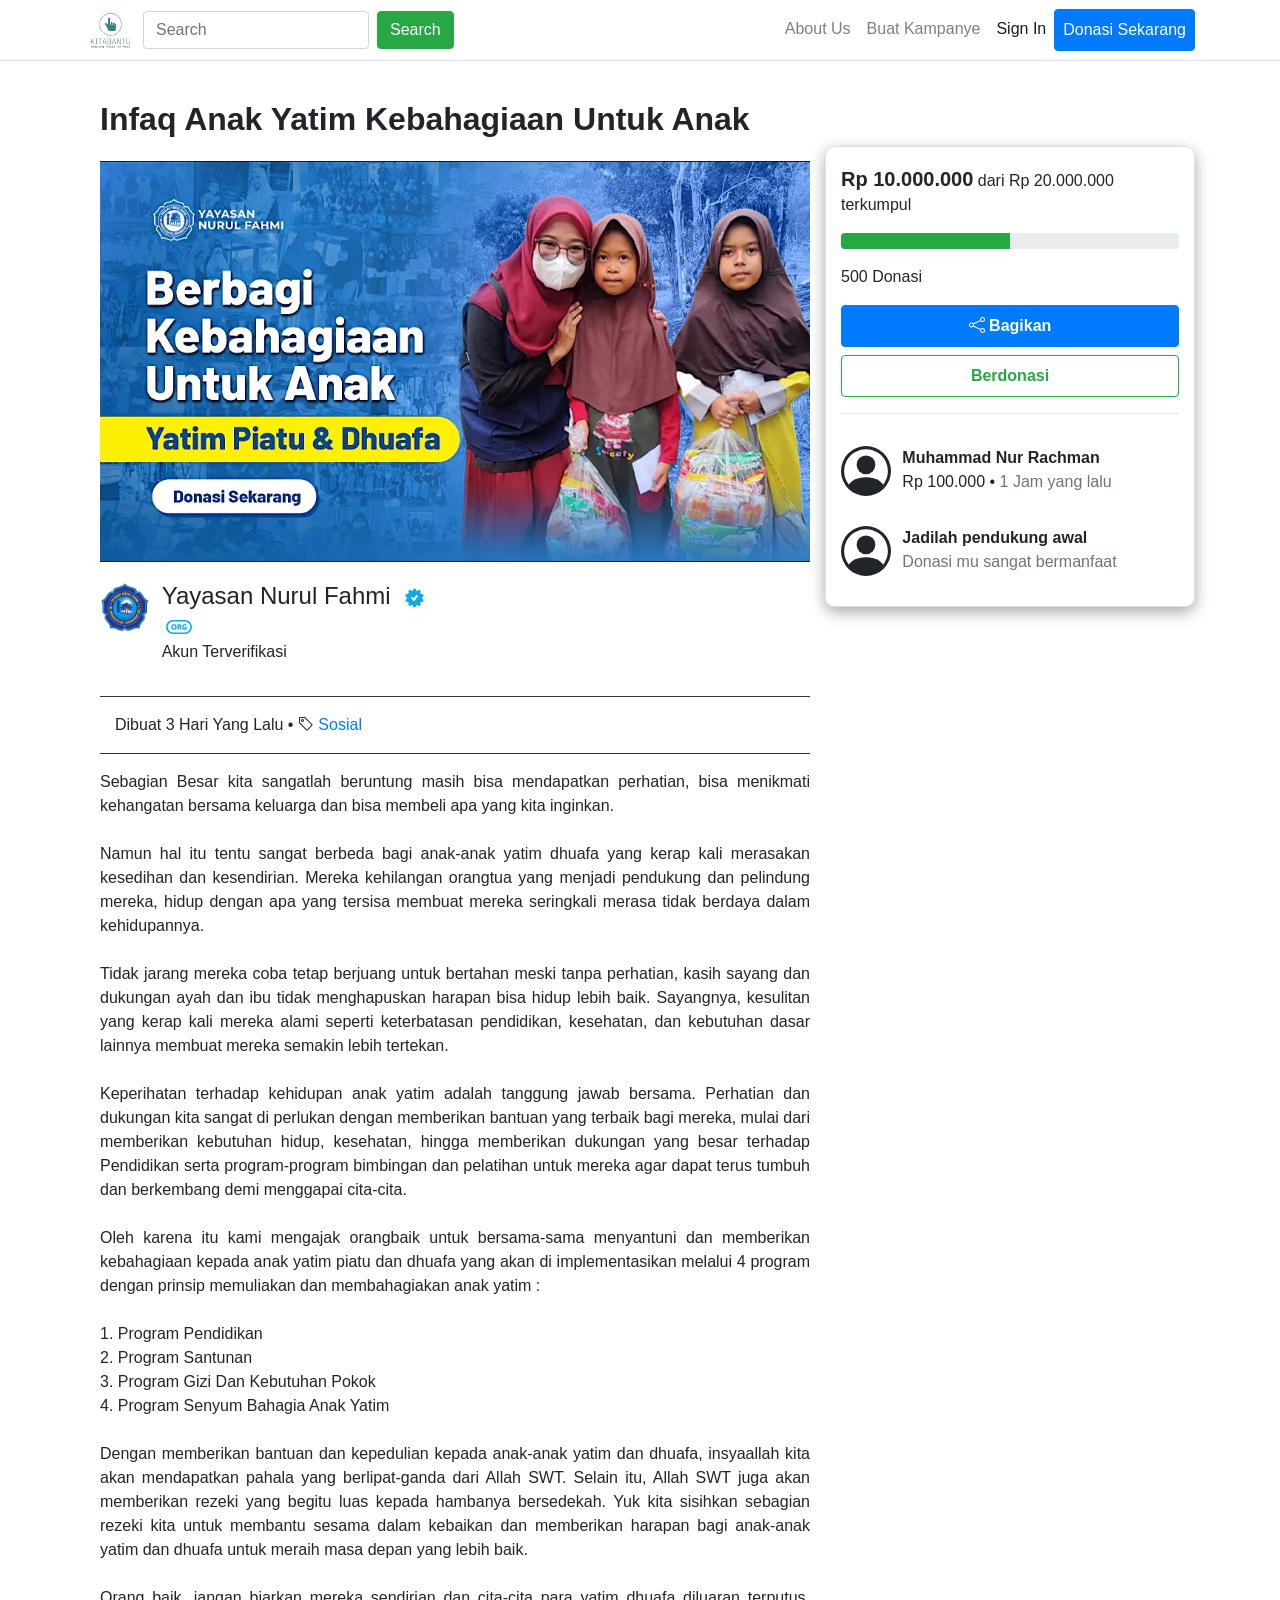
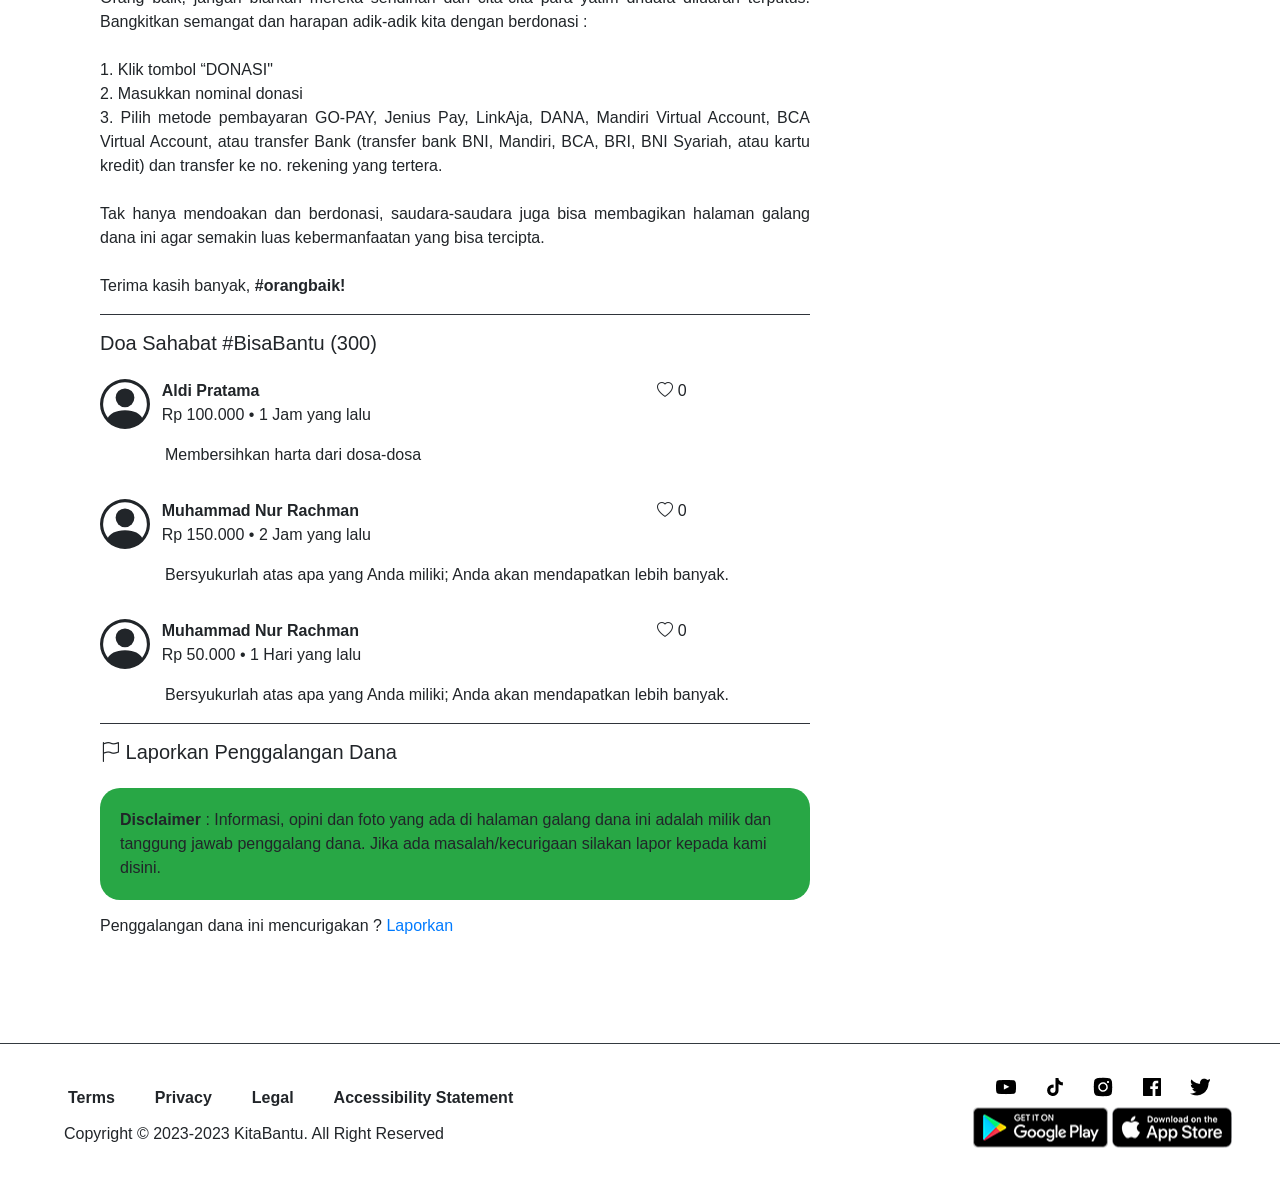
<file: content.html>
<!DOCTYPE html>
<html lang="en">

<head>
    <meta charset="UTF-8">
    <meta http-equiv="X-UA-Compatible" content="IE=edge">
    <meta name="viewport" content="width=device-width, initial-scale=1.0">

    <title>Kita Bantu</title>

    <!-- Logo Tab-->
    <link href="images/Logo KitaBantu.png" rel="icon">

    <!-- Bootstrap core CSS -->
    <link rel="stylesheet" href="css/bootstrap.min.css">

    <!-- Bootstrap Icon -->
    <link rel="stylesheet" href="https://cdn.jsdelivr.net/npm/bootstrap-icons@1.10.3/font/bootstrap-icons.css">

    <script src="https://cdn.jsdelivr.net/npm/jquery@3.6.3/dist/jquery.slim.min.js"></script>

    <script src="javascript.js"></script>

    <style type="text/css">
        .borderless {
            border: 0 none;
        }

        #icon-footer {
            margin-right: 20px;
        }

        #sidebarWrap {
            height: auto;
            width: 210px;
            float: right;
            position: relative;
            box-shadow: none;
            border: none;
            margin: 0;
            padding: 0;
        }

        #side-bar {
            position: absolute;
            border-radius: 10px;
            box-shadow: rgba(0, 0, 0, 0.35) 0px 5px 15px;

        }

        #side-bar.fixed {
            position: fixed;
            top: 35px;
            padding: 20px 5px 0px 5px;
            margin-top: 30px;
        }

        /* Tambahkan properti CSS untuk membuat ikon menjadi inline dengan teks */
        .icon-inline {
            display: inline-block;
            vertical-align: middle;
            margin-right: 5px;
        }

        /* Tambahkan properti CSS untuk warna ikon ketika aktif */
        .like i.bi-heart-fill {
            color: red;
        }
    </style>

</head>

<body data-spy="scroll" data-target=".navbar" data-offset="50">
    <nav id="" class="navbar navbar-expand-lg navbar-light bg-white fixed-top border-bottom">
        <div class="container">
            <form class="form-inline" action="">
                <a href="index.html">
                    <img src="images/Logo KitaBantu.png" alt="" width="50px"><img>
                </a>
                <input class="form-control mr-sm-2 ml-2" type="text" placeholder="Search">
                <button class="btn btn-success" type="submit">Search</button>
            </form>
            <a class="navbar-brand" href="#">
            </a>
            <div class="collapse navbar-collapse" id="navbarNav">
                <ul class="navbar-nav ml-auto">
                    <li class="nav-item">
                        <a class="nav-link" href="#">About Us</a>
                    </li>
                    <li class="nav-item">
                        <a class="nav-link" href="mulaifundraising_1.html">Buat Kampanye</a>
                    </li>
                    <li class="nav-item active">
                        <a class="nav-link" href="form.html">Sign In</a>
                    </li>
                    <li class="nav-item">
                        <a class="nav-link btn btn-primary text-white" href="explore.html">
                            Donasi Sekarang</a>
                    </li>
                </ul>
            </div>
        </div>
    </nav>

    <div id="content1" class="container-fluid" style="padding:100px">
        <h2><b>Infaq Anak Yatim Kebahagiaan Untuk Anak</b></h2>
        <div class="row">
            <div class="col-md-8 bg-white">
                <img src="images/Screenshot 2023-03-28 232119.png" alt="" style="width:100%; padding:15px 0px 20px 0px">
                <div class="row">
                    <div class="col-sm-1">
                        <img src="images/Logo Yayasan.png" alt="" style="width:50px;">
                    </div>
                    <div class="col-sm-5">
                        <span class="h4">Yayasan Nurul Fahmi
                            <svg width="20" height="20" viewBox="0 0 19 20" fill="none"
                                xmlns="http://www.w3.org/2000/svg" role="img" data-testid="verified-campaigner-badge"
                                class="ml-2 inline-block">
                                <path fill-rule="evenodd" clip-rule="evenodd"
                                    d="M10.407 1.689c-.293-1.585-2.471-1.585-2.764 0-.207 1.124-1.517 1.577-2.328.804l-.126-.12c-1.121-1.068-2.83.273-2.157 1.693.485 1.021-.316 2.195-1.402 2.052l-.103-.014C.031 5.906-.607 8.022.73 8.751c.967.528.967 1.97 0 2.498-1.336.729-.698 2.845.798 2.647l.103-.014c1.086-.143 1.887 1.03 1.402 2.052-.674 1.42 1.036 2.761 2.157 1.693l.126-.12c.81-.773 2.12-.32 2.328.804.293 1.585 2.471 1.585 2.764 0 .207-1.124 1.517-1.577 2.328-.804l.126.12c1.121 1.068 2.83-.273 2.157-1.693-.485-1.021.316-2.195 1.402-2.052l.103.014c1.496.198 2.134-1.918.798-2.647-.968-.528-.968-1.97 0-2.498 1.336-.729.698-2.845-.798-2.647l-.103.014c-1.086.143-1.887-1.03-1.402-2.052.673-1.42-1.036-2.761-2.157-1.692l-.126.12c-.81.772-2.12.32-2.328-.805Zm1.534 5.665c.452.337.544.975.204 1.424L9.21 12.443a1.026 1.026 0 0 1-1.543.109L6 10.814c-.4-.397-.4-1.042 0-1.44a1.029 1.029 0 0 1 1.449 0l.83.909 2.228-2.726c.339-.45.98-.54 1.434-.203Z"
                                    fill="#10A8E5"></path>
                            </svg>
                            <svg width="26" height="26" viewBox="0 0 24 24" fill="none"
                                xmlns="http://www.w3.org/2000/svg" role="img" data-testid="organization-badge"
                                class="ml-1 inline-block">
                                <path
                                    d="M9.706 11.998c0 .804-.203 1.422-.608 1.854-.406.432-.988.648-1.745.648-.757 0-1.339-.216-1.744-.648C5.203 13.42 5 12.8 5 11.992c0-.809.203-1.426.609-1.85.407-.428.991-.642 1.75-.642.76 0 1.34.215 1.742.645.403.43.605 1.047.605 1.853Zm-3.607 0c0 .543.105.952.314 1.226.21.275.523.412.94.412.836 0 1.254-.546 1.254-1.638 0-1.094-.416-1.64-1.247-1.64-.417 0-.732.138-.943.414-.212.275-.318.684-.318 1.226ZM11.71 11.533c0 .11.089.2.2.2h.137c.332 0 .576-.055.734-.163.158-.109.237-.28.237-.512 0-.23-.082-.394-.244-.492-.16-.097-.409-.146-.747-.146h-.118a.2.2 0 0 0-.2.2v.913Zm.2 1.037a.2.2 0 0 0-.2.2v1.14a.524.524 0 0 1-1.049 0v-3.834a.5.5 0 0 1 .5-.5h.94c.672 0 1.17.121 1.491.363.323.239.484.603.484 1.093 0 .285-.08.54-.24.764a1.492 1.492 0 0 1-.463.412c-.109.064-.151.206-.08.31.32.468.587.86.802 1.172a.475.475 0 0 1-.39.744.469.469 0 0 1-.396-.218l-.983-1.553a.2.2 0 0 0-.169-.093h-.248ZM17.04 12.135c0-.237.191-.429.428-.429H18.5a.5.5 0 0 1 .5.5v1.654c0 .217-.14.412-.35.466a5.758 5.758 0 0 1-1.408.174c-.746 0-1.316-.215-1.71-.645-.393-.431-.589-1.05-.589-1.857 0-.784.228-1.395.683-1.833.458-.44 1.09-.658 1.9-.658.362 0 .715.05 1.058.152.23.068.334.326.24.547-.097.23-.367.327-.607.257a2.488 2.488 0 0 0-.698-.1c-.453 0-.816.15-1.088.45-.273.298-.41.7-.41 1.205 0 .527.11.93.328 1.21.221.276.541.415.96.415.086 0 .173-.004.26-.01.238-.02.407-.229.407-.468v-.446a.156.156 0 0 0-.156-.156h-.352a.429.429 0 0 1-.429-.428Z"
                                    fill="#10A8E5"></path>
                                <path fill-rule="evenodd" clip-rule="evenodd"
                                    d="M5.464 10.003C5.92 9.526 6.562 9.3 7.36 9.3c.798 0 1.438.227 1.887.708.45.479.66 1.152.66 1.99 0 .837-.212 1.51-.664 1.991-.453.483-1.094.711-1.89.711-.796 0-1.437-.228-1.89-.71-.452-.482-.663-1.158-.663-1.998 0-.84.211-1.514.664-1.989Zm3.637.142C8.7 9.715 8.119 9.5 7.36 9.5c-.76 0-1.343.214-1.751.641-.406.425-.609 1.042-.609 1.85 0 .81.203 1.43.609 1.861.405.432.987.648 1.744.648s1.339-.216 1.745-.648c.405-.432.608-1.05.608-1.854 0-.806-.202-1.424-.605-1.853Zm-2.526.749c-.173.225-.276.583-.276 1.104 0 .523.102.88.273 1.105.164.215.412.333.781.333.37 0 .62-.118.782-.33.17-.224.272-.582.272-1.108 0-.527-.1-.886-.27-1.11-.163-.213-.41-.33-.777-.33-.369 0-.618.119-.785.336Zm6.095-.157c-.112-.068-.316-.117-.643-.117h-.118v.913h.138c.317 0 .513-.054.62-.128.092-.063.15-.164.15-.347 0-.178-.058-.267-.146-.32ZM14 11.912h-.001a1.69 1.69 0 0 1-.524.469.033.033 0 0 0-.015.02.01.01 0 0 0-.001.004l.801 1.172a.675.675 0 0 1-.554 1.057.668.668 0 0 1-.565-.311l-.983-1.553h-.248v1.14a.724.724 0 0 1-1.448 0v-3.834a.7.7 0 0 1 .7-.7h.94c.689 0 1.238.123 1.61.402.385.286.565.717.565 1.254 0 .325-.092.621-.277.88Zm-.407-1.973c-.322-.242-.819-.363-1.49-.363h-.94a.5.5 0 0 0-.5.5v3.834a.524.524 0 1 0 1.047 0v-1.14c0-.11.09-.2.2-.2h.248a.2.2 0 0 1 .169.093l.983 1.553a.469.469 0 0 0 .396.218c.38 0 .605-.43.39-.744-.215-.313-.483-.704-.802-1.172-.071-.104-.029-.246.08-.31.19-.111.345-.249.463-.412.16-.224.24-.479.24-.764 0-.49-.161-.854-.484-1.093Zm1.792 4.052v-.001c-.437-.48-.64-1.155-.64-1.992 0-.824.24-1.493.743-1.977.505-.484 1.193-.714 2.039-.714.381 0 .753.053 1.115.16.36.107.501.5.367.817-.145.342-.531.463-.847.37a2.287 2.287 0 0 0-.642-.09c-.404 0-.71.13-.94.383-.232.254-.357.603-.357 1.071 0 .503.104.855.284 1.086.176.22.433.339.804.339.08 0 .161-.003.243-.01.12-.01.223-.118.223-.268v-.402h-.308a.629.629 0 1 1 0-1.257H18.5a.7.7 0 0 1 .7.7v1.654a.676.676 0 0 1-.5.66 5.953 5.953 0 0 1-1.458.18c-.785 0-1.416-.227-1.858-.71Zm2.717.446c.176-.025.359-.062.549-.111a.476.476 0 0 0 .35-.466v-1.654a.5.5 0 0 0-.5-.5h-1.032a.429.429 0 0 0 0 .857h.352c.086 0 .156.07.156.156v.446c0 .24-.17.449-.407.468-.087.007-.174.01-.26.01-.419 0-.739-.139-.96-.415-.218-.28-.327-.682-.327-1.21 0-.505.136-.907.409-1.206.272-.299.635-.448 1.088-.448.238 0 .47.033.698.099.24.07.51-.027.607-.257.094-.221-.01-.479-.24-.547a3.714 3.714 0 0 0-1.058-.152c-.81 0-1.442.219-1.9.658-.455.438-.683 1.05-.683 1.833 0 .807.196 1.426.588 1.857.395.43.965.645 1.711.645.293 0 .58-.021.859-.063ZM6.099 11.998c0 .543.105.952.314 1.226.21.275.523.412.94.412.836 0 1.254-.546 1.254-1.638 0-1.094-.415-1.64-1.247-1.64-.417 0-.732.138-.943.415-.212.274-.318.683-.318 1.225Zm5.61-.465c0 .11.09.2.2.2h.138c.332 0 .576-.055.734-.163.158-.109.237-.28.237-.512 0-.23-.082-.394-.244-.492-.16-.097-.409-.146-.747-.146h-.118a.2.2 0 0 0-.2.2v.913Z"
                                    fill="#10A8E5"></path>
                                <path fill-rule="evenodd" clip-rule="evenodd"
                                    d="M17.5 7h-11a5 5 0 0 0 0 10h11a5 5 0 0 0 0-10Zm-11-1.5a6.5 6.5 0 0 0 0 13h11a6.5 6.5 0 1 0 0-13h-11Z"
                                    fill="#10A8E5"></path>
                            </svg>
                        </span>
                        <p>Akun Terverifikasi</p>
                    </div>
                </div>
                <hr class="bg-dark">

                <div class="col-sm-12">
                    Dibuat 3 Hari Yang Lalu &#8226; <i class="bi bi-tag"></i>
                    <a href="#" class="text-decoration-none">Sosial</a>
                </div>

                <hr class="bg-dark">
                <p class="text-justify">
                    Sebagian Besar kita sangatlah beruntung masih bisa mendapatkan perhatian, bisa menikmati kehangatan
                    bersama keluarga dan bisa membeli apa yang kita inginkan.
                    <br>
                    <br>
                    Namun hal itu tentu sangat berbeda bagi anak-anak yatim dhuafa yang kerap kali merasakan
                    kesedihan
                    dan kesendirian. Mereka kehilangan orangtua yang menjadi pendukung dan pelindung mereka, hidup
                    dengan apa yang tersisa membuat mereka seringkali merasa tidak berdaya dalam kehidupannya.

                    <br><br>

                    Tidak jarang mereka coba tetap berjuang untuk bertahan meski tanpa perhatian, kasih sayang dan
                    dukungan ayah dan ibu tidak menghapuskan harapan bisa hidup lebih baik. Sayangnya, kesulitan yang
                    kerap kali mereka alami seperti keterbatasan pendidikan, kesehatan, dan kebutuhan dasar lainnya
                    membuat mereka semakin lebih tertekan.

                    <br><br>

                    Keperihatan terhadap kehidupan anak yatim adalah tanggung jawab bersama. Perhatian dan dukungan kita
                    sangat di perlukan dengan memberikan bantuan yang terbaik bagi mereka, mulai dari memberikan
                    kebutuhan hidup, kesehatan, hingga memberikan dukungan yang besar terhadap Pendidikan serta
                    program-program bimbingan dan pelatihan untuk mereka agar dapat terus tumbuh dan berkembang demi
                    menggapai cita-cita.

                    <br><br>

                    Oleh karena itu kami mengajak orangbaik untuk bersama-sama menyantuni dan memberikan kebahagiaan
                    kepada anak yatim piatu dan dhuafa yang akan di implementasikan melalui 4 program dengan prinsip
                    memuliakan dan membahagiakan anak yatim :

                    <br><br>

                    1. Program Pendidikan<br>
                    2. Program Santunan<br>
                    3. Program Gizi Dan Kebutuhan Pokok<br>
                    4. Program Senyum Bahagia Anak Yatim<br><br>
                    Dengan memberikan bantuan dan kepedulian kepada anak-anak yatim dan dhuafa, insyaallah kita akan
                    mendapatkan pahala yang berlipat-ganda dari Allah SWT. Selain itu, Allah SWT juga akan memberikan
                    rezeki yang begitu luas kepada hambanya bersedekah.

                    Yuk kita sisihkan sebagian rezeki kita untuk membantu sesama dalam kebaikan dan memberikan harapan
                    bagi anak-anak yatim dan dhuafa untuk meraih masa depan yang lebih baik.

                    <br><br>

                    Orang baik, jangan biarkan mereka sendirian dan cita-cita para yatim dhuafa diluaran terputus.
                    Bangkitkan semangat dan harapan adik-adik kita dengan berdonasi :

                    <br><br>

                    1. Klik tombol “DONASI"<br>

                    2. Masukkan nominal donasi<br>

                    3. Pilih metode pembayaran GO-PAY, Jenius Pay, LinkAja, DANA, Mandiri Virtual Account, BCA Virtual
                    Account, atau transfer Bank (transfer bank BNI, Mandiri, BCA, BRI, BNI Syariah, atau kartu kredit)
                    dan transfer ke no. rekening yang tertera.

                    <br><br>

                    Tak hanya mendoakan dan berdonasi, saudara-saudara juga bisa membagikan halaman galang dana ini agar
                    semakin luas kebermanfaatan yang bisa tercipta.

                    <br><br>

                    Terima kasih banyak, <b>#orangbaik!</b>
                </p>

                <hr class="bg-dark">
                <h5>Doa Sahabat #BisaBantu (300)</h5>

                <div class="">
                    <div class="row pt-3">
                        <div class="col-sm-1">
                            <svg xmlns="http://www.w3.org/2000/svg" width="50" height="50" fill="currentColor"
                                class="bi bi-person-circle" viewBox="0 0 16 16">
                                <path d="M11 6a3 3 0 1 1-6 0 3 3 0 0 1 6 0z" />
                                <path fill-rule="evenodd"
                                    d="M0 8a8 8 0 1 1 16 0A8 8 0 0 1 0 8zm8-7a7 7 0 0 0-5.468 11.37C3.242 11.226 4.805 10 8 10s4.757 1.225 5.468 2.37A7 7 0 0 0 8 1z" />
                            </svg>
                        </div>
                        <div class="col-sm-6">
                            <span class="font-weight-bold">Aldi Pratama</span>
                            <p>Rp 100.000 &#8226; 1 Jam yang lalu</p>
                        </div>
                        <div class="col-sm-3 text-right">
                            <span class="like">
                                <i class="bi bi-heart" onclick="toggleIcon(event)"></i>
                                <span id="like-count">0</span>
                            </span>
                        </div>

                    </div>
                    <p style="padding-left: 65px;">
                        Membersihkan harta dari dosa-dosa
                    </p>
                </div>
                <div class="">
                    <div class="row pt-3">
                        <div class="col-sm-1">
                            <svg xmlns="http://www.w3.org/2000/svg" width="50" height="50" fill="currentColor"
                                class="bi bi-person-circle" viewBox="0 0 16 16">
                                <path d="M11 6a3 3 0 1 1-6 0 3 3 0 0 1 6 0z" />
                                <path fill-rule="evenodd"
                                    d="M0 8a8 8 0 1 1 16 0A8 8 0 0 1 0 8zm8-7a7 7 0 0 0-5.468 11.37C3.242 11.226 4.805 10 8 10s4.757 1.225 5.468 2.37A7 7 0 0 0 8 1z" />
                            </svg>
                        </div>
                        <div class="col-sm-6">
                            <span class="font-weight-bold">Muhammad Nur Rachman</span>
                            <p>Rp 150.000 &#8226; 2 Jam yang lalu</p>
                        </div>
                        <div class="col-sm-3 text-right">
                            <span class="like">
                                <i class="bi bi-heart" onclick="toggleIcon(event)"></i>
                                <span id="like-count">0</span>
                            </span>
                        </div>
                    </div>
                    <p style="padding-left: 65px;">
                        Bersyukurlah atas apa yang Anda miliki; Anda akan mendapatkan lebih banyak.
                    </p>
                </div>
                <div class="">
                    <div class="row pt-3">
                        <div class="col-sm-1">
                            <svg xmlns="http://www.w3.org/2000/svg" width="50" height="50" fill="currentColor"
                                class="bi bi-person-circle" viewBox="0 0 16 16">
                                <path d="M11 6a3 3 0 1 1-6 0 3 3 0 0 1 6 0z" />
                                <path fill-rule="evenodd"
                                    d="M0 8a8 8 0 1 1 16 0A8 8 0 0 1 0 8zm8-7a7 7 0 0 0-5.468 11.37C3.242 11.226 4.805 10 8 10s4.757 1.225 5.468 2.37A7 7 0 0 0 8 1z" />
                            </svg>
                        </div>
                        <div class="col-sm-6">
                            <span class="font-weight-bold">Muhammad Nur Rachman</span>
                            <p>Rp 50.000 &#8226; 1 Hari yang lalu</p>
                        </div>
                        <div class="col-sm-3 text-right">
                            <span class="like">
                                <i class="bi bi-heart" onclick="toggleIcon(event)"></i>
                                <span id="like-count">0</span>
                            </span>
                        </div>
                    </div>
                    <p style="padding-left: 65px;">
                        Bersyukurlah atas apa yang Anda miliki; Anda akan mendapatkan lebih banyak.
                    </p>
                </div>
                <hr class="bg-dark">
                <div>

                    <h5><i class="bi bi-flag"></i> Laporkan Penggalangan Dana</h5>
                    <div class="bg-success mt-4" style="border-radius: 20px;">
                        <p class="" style="padding: 20px;">
                            <b>Disclaimer</b> : Informasi, opini dan foto yang ada di halaman galang dana ini adalah
                            milik dan tanggung jawab penggalang dana. Jika ada masalah/kecurigaan silakan lapor kepada
                            kami disini.
                        </p>
                    </div>
                    <h6>Penggalangan dana ini mencurigakan ?<a href=""> Laporkan</a>
                    </h6>
                </div>
            </div>

            <div id="sidebarWrap" class="col-md-4">
                <div id="side-bar" class="border"
                    style="padding: 20px 5px 0px 5px; border-radius: 10px; margin-top: 10px;">
                    <div class="container-fluid bg-white mt-1 pt-3" style="border-radius: 10px;">
                        <p>
                            <span class="font-weight-bold h5">Rp 10.000.000</span> <span class="p">
                                dari Rp 20.000.000 terkumpul
                            </span>
                        <div class="progress">
                            <div class="progress-bar bg-success" role="progressbar" style="width: 50%"
                                aria-valuenow="50" aria-valuemin="0" aria-valuemax="100"></div>
                        </div>
                        <p class="mt-3 font-weight-lighter">500 Donasi</p>
                        <button type="button" class="btn btn-primary list-inline font-weight-bold mb-2 p-2"
                            style="width: 100%;"><i class="bi bi-share"></i> Bagikan</button>
                        <a href="berdonasi.html"><button type="button"
                                class="btn btn-outline-success font-weight-bold p-2"
                                style=" width: 100%;">Berdonasi</button></a>
                        <hr>
                        <div class="row pt-3">
                            <div class="col-md-2">
                                <svg xmlns="http://www.w3.org/2000/svg" width="50" height="50" fill="currentColor"
                                    class="bi bi-person-circle" viewBox="0 0 16 16">
                                    <path d="M11 6a3 3 0 1 1-6 0 3 3 0 0 1 6 0z" />
                                    <path fill-rule="evenodd"
                                        d="M0 8a8 8 0 1 1 16 0A8 8 0 0 1 0 8zm8-7a7 7 0 0 0-5.468 11.37C3.242 11.226 4.805 10 8 10s4.757 1.225 5.468 2.37A7 7 0 0 0 8 1z" />
                                </svg>
                            </div>
                            <div class="col-md-8">
                                <span class="font-weight-bold">Muhammad Nur Rachman</span>
                                <p>Rp 100.000 &#8226;
                                    <span class="font-weight-lighter text-secondary">1 Jam yang lalu
                                    </span>
                                </p>
                            </div>
                        </div>
                        <div class="row pt-3">
                            <div class="col-md-2">
                                <svg xmlns="http://www.w3.org/2000/svg" width="50" height="50" fill="currentColor"
                                    class="bi bi-person-circle" viewBox="0 0 16 16">
                                    <path d="M11 6a3 3 0 1 1-6 0 3 3 0 0 1 6 0z" />
                                    <path fill-rule="evenodd"
                                        d="M0 8a8 8 0 1 1 16 0A8 8 0 0 1 0 8zm8-7a7 7 0 0 0-5.468 11.37C3.242 11.226 4.805 10 8 10s4.757 1.225 5.468 2.37A7 7 0 0 0 8 1z" />
                                </svg>
                            </div>
                            <div class="col-md-8">
                                <span class="font-weight-bold">Jadilah pendukung awal</span>
                                <p class="font-weight-lighter text-secondary">Donasi mu sangat bermanfaat</p>
                            </div>
                        </div>
                        </p>
                    </div>
                </div>
            </div>
        </div>
    </div>

    <div id="section7" class="container-fluid bg-white  border-top border-dark"
        style="padding-top:30px;padding-bottom:30px">
        <div class="row">
            <div class="col-sm-8 pl-5">
                <ul class="list-group list-group-horizontal font-weight-bold">
                    <li class="list-group-item borderless">Terms</li>
                    <li class="list-group-item borderless">Privacy</li>
                    <li class="list-group-item borderless">Legal</li>
                    <li class="list-group-item borderless">Accessibility Statement</li>
                </ul>
                <p class="pl-3">Copyright &#169 2023-2023 KitaBantu. All Right Reserved</p>
            </div>
            <div class="col-sm-4 pr-5 text-right">
                <img id="icon-footer" src="icons/fe_youtube.png" alt="">
                <img id="icon-footer" src="icons/ic_baseline-tiktok.png" alt="">
                <img id="icon-footer" src="icons/basil_instagram-solid.png" alt="">
                <img id="icon-footer" src="icons/carbon_logo-facebook.png" alt="">
                <img id="icon-footer" src="icons/uim_twitter-alt.png" alt="">
                <p class="pt-2">
                    <img src="images/img-play-store-v2 1.png" alt="">
                    <img src="images/img-app-store-v2 1.png" alt="">
                </p>
            </div>
        </div>
    </div>
    <script src="js/jquery-3.6.3.min.js"></script>
    <script src="js/bootstrap.min.js"></script>
    <script src="js/popper.min.js"></script>
</body>

</html>
</file>
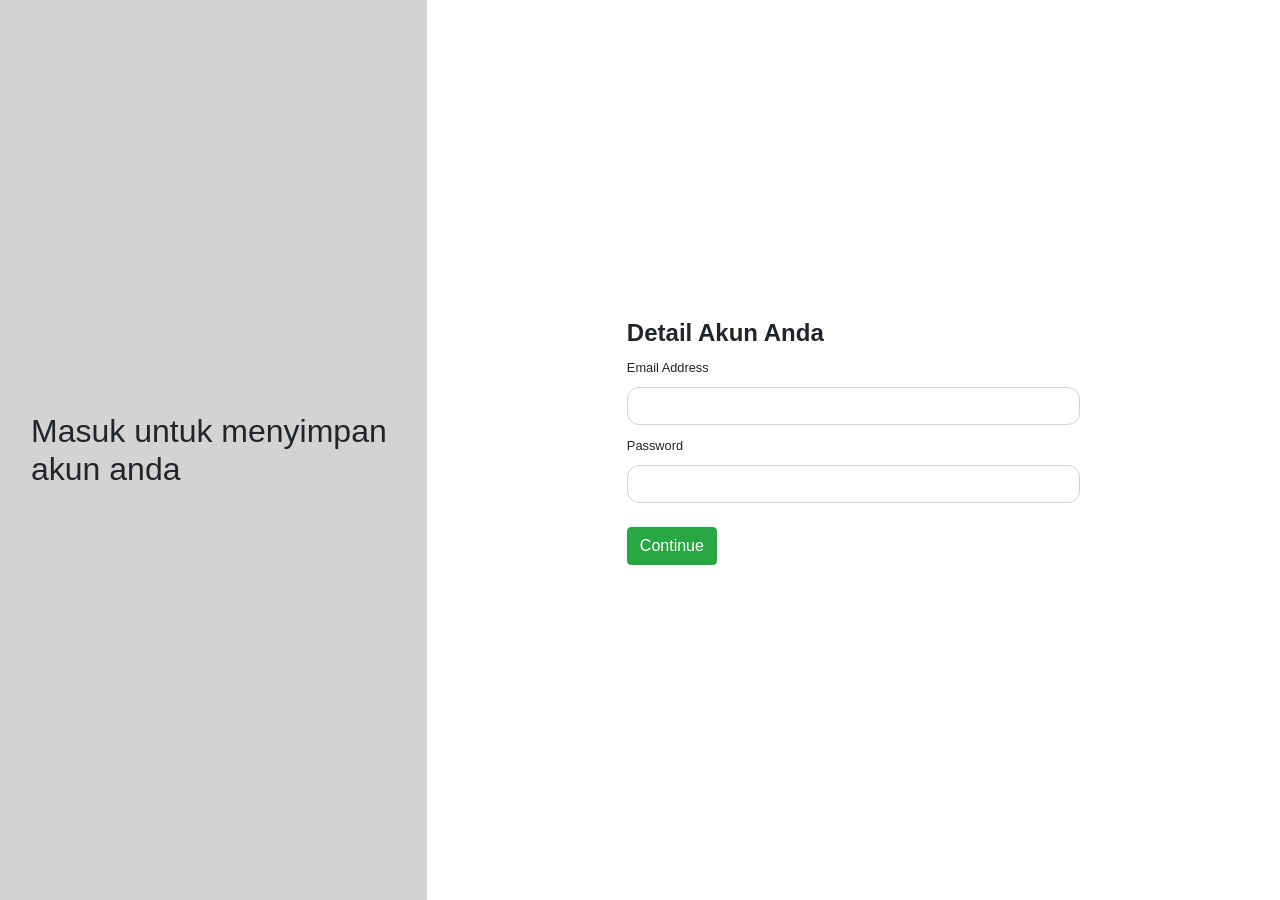
<file: form.html>
<!DOCTYPE html>
<html>

<head>
	<meta charset="utf-8">
	<meta name="viewport" content="width=device-width, initial-scale=1">
	<link rel="stylesheet" href="https://cdn.jsdelivr.net/npm/bootstrap@4.6.2/dist/css/bootstrap.min.css"
		integrity="sha384-xOolHFLEh07PJGoPkLv1IbcEPTNtaed2xpHsD9ESMhqIYd0nLMwNLD69Npy4HI+N" crossorigin="anonymous">
	<title>Sign In</title>
	<style type="text/css">
		html,
		body {
			height: 100%;
		}

		#bg {
			height: 100%;
			background: lightgray;
		}

		.form-rounded {
			border-radius: 0.75rem;
		}
	</style>
</head>

<body>
	<div class="container-fluid h-100">
		<div class="row justify-content-center h-100">
			<div class="col-4 d-flex justify-content-center align-items-center " id="bg">
				<h2 class="m-3">Masuk untuk menyimpan akun anda</h2>
			</div>
			<div class="col-8 d-flex justify-content-center align-items-center">
				<div class="row">
					<div class="col">
						<h4><strong>Detail Akun Anda</strong></h4>
					</div>
					<div class="w-100"></div>
					<div class="col">
						<div class="form-group">
							<label><small>Email Address</small></label>
							<input type="email" class="form-control form-control-md mb-2 form-rounded" name="">

							<label><small>Password</small></label>
							<input type="email" class="form-control form-control-md mb-4 form-rounded" name="">

							<button type="button" class="btn btn-success">Continue</button>
						</div>
					</div>
				</div>
			</div>
		</div>
	</div>
</body>

</html>
</file>
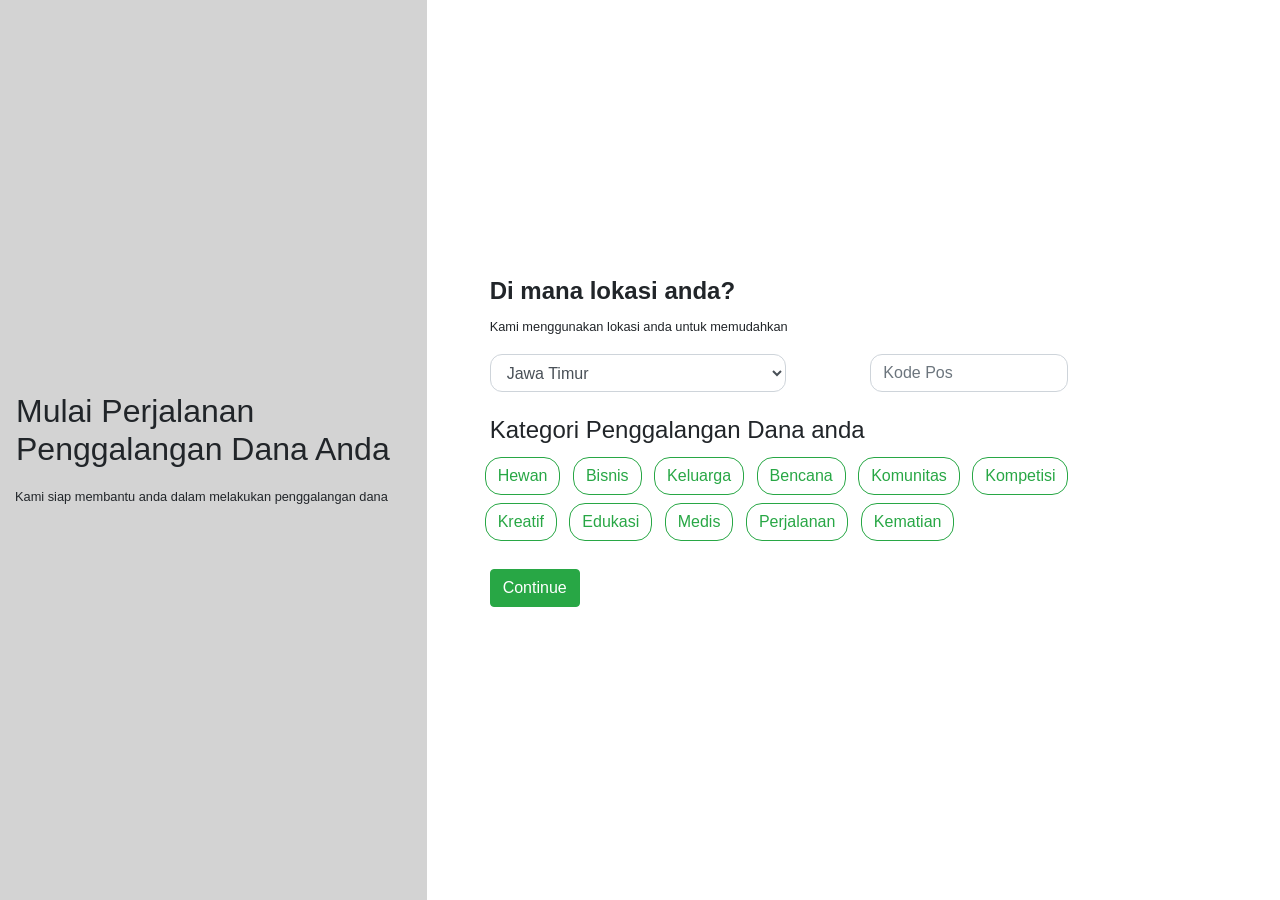
<file: mulaifundraising_1.html>
<!DOCTYPE html>
<html>

<head>
	<meta charset="utf-8">
	<meta name="viewport" content="width=device-width, initial-scale=1">
	<link rel="stylesheet" href="https://cdn.jsdelivr.net/npm/bootstrap@4.6.2/dist/css/bootstrap.min.css"
		integrity="sha384-xOolHFLEh07PJGoPkLv1IbcEPTNtaed2xpHsD9ESMhqIYd0nLMwNLD69Npy4HI+N" crossorigin="anonymous">
	<title>Mulai Penggalangan Baru</title>
</head>
<style type="text/css">
	html,
	body {
		height: 100%;
	}

	#bg {
		height: 100%;
		background: lightgray;
	}

	.form-rounded {
		border-radius: 0.75rem;
	}

	.btn-rounded {
		border-radius: 1rem;
	}

	.btn-sukses {
		color: #fff;
		background-color: #28a745;
		border-color: #28a745;
	}

	.btn-sukses:hover {
		color: #fff;
		background-color: #218838;
		border-color: #1e7e34;
	}
</style>
<script type="text/javascript">
	function changeClass(button) {
		var buttons = document.getElementsByClassName("btn");
		for (var i = 0; i < buttons.length; i++) {
			if (buttons[i] !== button) {
				buttons[i].classList.remove("btn-success");
				buttons[i].classList.add("btn-outline-success");
			}
		}
		if (button.classList.contains("btn-success")) {
			button.classList.remove("btn-success");
			button.classList.add("btn-outline-success");
		} else {
			button.classList.remove("btn-outline-success");
			button.classList.add("btn-success");
		}
	}
</script>

<body>
	<div class="container-fluid h-100">
		<div class="row justify-content-center h-100">
			<div class="col-4 d-flex justify-content-center align-items-center " id="bg">
				<div class="row">
					<h2 class="m-3">Mulai Perjalanan Penggalangan Dana Anda</h2><br>
					<div class="col">
						<p><small>Kami siap membantu anda dalam melakukan penggalangan dana</small></p>
					</div>
				</div>
			</div>
			<div class="col-8 d-flex justify-content-center align-items-center">
				<div class="row">
					<div class="col ml-4">
						<h4><strong class="ml-4">Di mana lokasi anda?</strong></h4>
						<p><small class="ml-4">Kami menggunakan lokasi anda untuk memudahkan</small></p>
					</div>

					<div class="w-100"></div>
					<div class="col ml-4">
						<div class="form-group">
							<div class="form-row">
								<div class="col">
									<select class="form-control form-rounded w-75 ml-4">
										<option>Jawa Timur</option>
										<option>Jawa Barat</option>
									</select>
								</div>
								<div class="col">

									<input type="text" class="form-control form-control-md mb-4 form-rounded w-50"
										name="" placeholder="Kode Pos">
								</div>
							</div>
							<div class="form-row">
								<div class="col">
									<h4 class="ml-4">Kategori Penggalangan Dana anda</h4>
									<div class="col-md-10 mb-3">
										<div class="btn-rounded" data-toggle="button">
											<button type="button" class="btn btn-outline-success btn-rounded m-1"
												onclick="changeClass(this)">Hewan</button>
											<button type="button" class="btn btn-outline-success btn-rounded m-1"
												onclick="changeClass(this)">Bisnis</button>
											<button type="button" class="btn btn-outline-success btn-rounded m-1"
												onclick="changeClass(this)">Keluarga</button>
											<button type="button" class="btn btn-outline-success btn-rounded m-1"
												onclick="changeClass(this)">Bencana</button>
											<button type="button" class="btn btn-outline-success btn-rounded m-1"
												onclick="changeClass(this)">Komunitas</button>
											<button type="button" class="btn btn-outline-success btn-rounded m-1"
												onclick="changeClass(this)">Kompetisi</button>
											<button type="button" class="btn btn-outline-success btn-rounded m-1"
												onclick="changeClass(this)">Kreatif</button>
											<button type="button" class="btn btn-outline-success btn-rounded m-1"
												onclick="changeClass(this)">Edukasi</button>
											<button type="button" class="btn btn-outline-success btn-rounded m-1"
												onclick="changeClass(this)">Medis</button>
											<button type="button" class="btn btn-outline-success btn-rounded m-1"
												onclick="changeClass(this)">Perjalanan</button>
											<button type="button" class="btn btn-outline-success btn-rounded m-1"
												onclick="changeClass(this)">Kematian</button>
										</div>
									</div>
								</div>
							</div>

							<a class="btn btn-sukses mt-2 ml-4" href="mulaifundraising_2.html" role="button"
								aria-pressed="true">Continue</a>
						</div>
					</div>
				</div>
			</div>
		</div>
	</div>
</body>

</html>
</file>
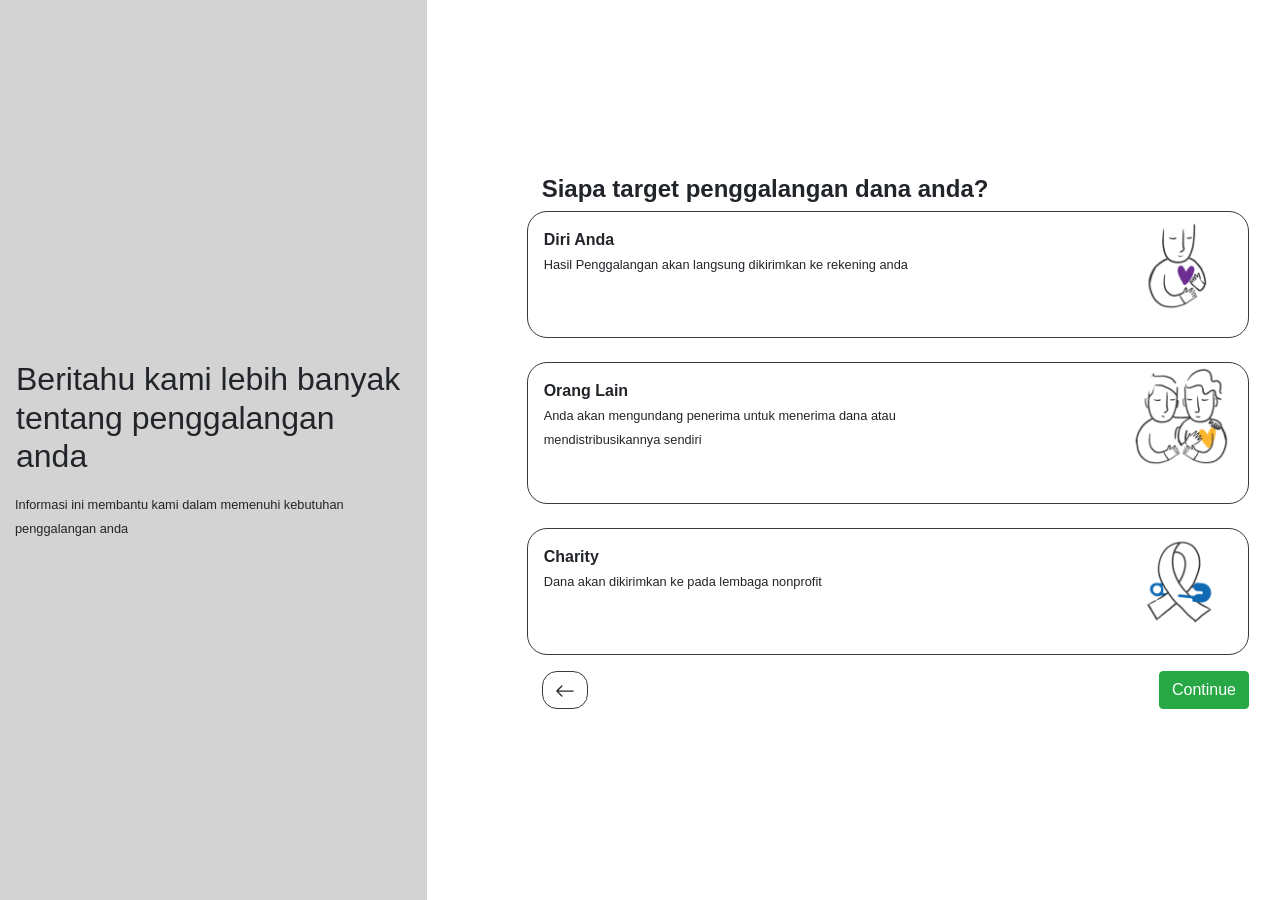
<file: mulaifundraising_2.html>
<!DOCTYPE html>
<html>

<head>
	<meta charset="utf-8">
	<meta name="viewport" content="width=device-width, initial-scale=1">
	<link rel="stylesheet" href="https://cdn.jsdelivr.net/npm/bootstrap@4.6.2/dist/css/bootstrap.min.css"
		integrity="sha384-xOolHFLEh07PJGoPkLv1IbcEPTNtaed2xpHsD9ESMhqIYd0nLMwNLD69Npy4HI+N" crossorigin="anonymous">
	<link rel="stylesheet" href="https://cdn.jsdelivr.net/npm/bootstrap-icons@1.10.3/font/bootstrap-icons.css">

	<title>Mulai Penggalangan Dana Anda</title>
</head>

<style type="text/css">
	html,
	body {
		height: 100%;
	}

	#bg {
		height: 100%;
		background: lightgray;
	}

	.form-rounded {
		border-radius: 0.75rem;
	}

	.btn-rounded {
		border-radius: 1rem;
	}

	#tes {}
</style>

<body>
	<div class="container-fluid h-100">
		<div class="row justify-content-center h-100">
			<div class="col-4 d-flex justify-content-center align-items-center " id="bg">
				<div class="row">
					<h2 class="m-3">Beritahu kami lebih banyak tentang penggalangan anda</h2><br>
					<div class="col">
						<p><small>Informasi ini membantu kami dalam memenuhi kebutuhan penggalangan anda</small></p>
					</div>
				</div>
			</div>
			<div class="col-8 d-flex justify-content-center align-items-center">
				<div class="row" style="padding-left: 100px;">
					<div class="col">
						<h4><strong>Siapa target penggalangan dana anda?</strong></h4>
					</div>
					<div class="w-100"></div>
					<div class="col">
						<div class="form-group">
							<div class="form-row">
								<div class="col">
									<div class="row border-dark border mr-3 cardanu" onclick="changeClass(this)"
										style="border-width: 1px !important; border-radius: 20px; padding-bottom: 20px;">
										<div class="col-sm-8 pl-3 mt-3 mb-3">
											<p class="font-weight-bold" id="tes">
												Diri Anda <br><small class="font-weight-light">Hasil Penggalangan akan
													langsung dikirimkan ke rekening anda</small>
												<a href="#" class="stretched-link">
												</a>
											</p>
										</div>
										<div class="col-sm-4 text-right">
											<img src="images/yourself.png" style="width: 50%;">
										</div>
									</div>
									<div class="row border-dark border mr-3 mt-4 cardanu" onclick="changeClass(this)"
										style="border-width: 1px !important; border-radius: 20px; padding-bottom: 20px;">
										<div class="col-sm-8 pl-3 mt-3 mb-3">
											<p class="font-weight-bold">
												Orang Lain <br><small class="font-weight-light">Anda akan mengundang
													penerima untuk menerima dana atau mendistribusikannya
													sendiri</small>
												<a href="#" class="stretched-link"></a>
											</p>
										</div>
										<div class="col-sm-4 text-right">
											<img src="images/someone.png" style="width: 50%;">
										</div>
									</div>
									<div class="row border-dark border mr-3 mt-4 cardanu" onclick="changeClass(this)"
										style="border-width: 1px !important; border-radius: 20px; padding-bottom: 20px;">
										<div class="col-sm-8 pl-3 mt-3 mb-3">
											<p class="font-weight-bold">
												Charity <br><small class="font-weight-light">Dana akan dikirimkan ke
													pada lembaga nonprofit</small>
												<a href="#" class="stretched-link"></a>
											</p>
										</div>
										<div class="col-sm-4 text-right">
											<img src="images/char.png" style="width: 50%;">
										</div>
									</div>
									<div class="row">
										<div class="col text-left mt-3">
											<a class="btn border-dark border" style="border-radius:15px"
												href="mulaifundraising_1.html" role="button" aria-pressed="true">
												<svg xmlns="http://www.w3.org/2000/svg" width="20" height="20"
													fill="currentColor" class="bi bi-arrow-left" viewBox="0 0 16 16">
													<path fill-rule="evenodd"
														d="M15 8a.5.5 0 0 0-.5-.5H2.707l3.147-3.146a.5.5 0 1 0-.708-.708l-4 4a.5.5 0 0 0 0 .708l4 4a.5.5 0 0 0 .708-.708L2.707 8.5H14.5A.5.5 0 0 0 15 8z" />
												</svg>
											</a>
										</div>
										<div class="col text-right mr-3">
											<a class="btn btn-success mt-3" href="mulaifundraising_3.html" role="button"
												aria-pressed="true">Continue</a>
										</div>
									</div>
								</div>
							</div>
						</div>
					</div>
				</div>
			</div>
		</div>
	</div>
	<script src="javascript.js"></script>
</body>

</html>
</file>
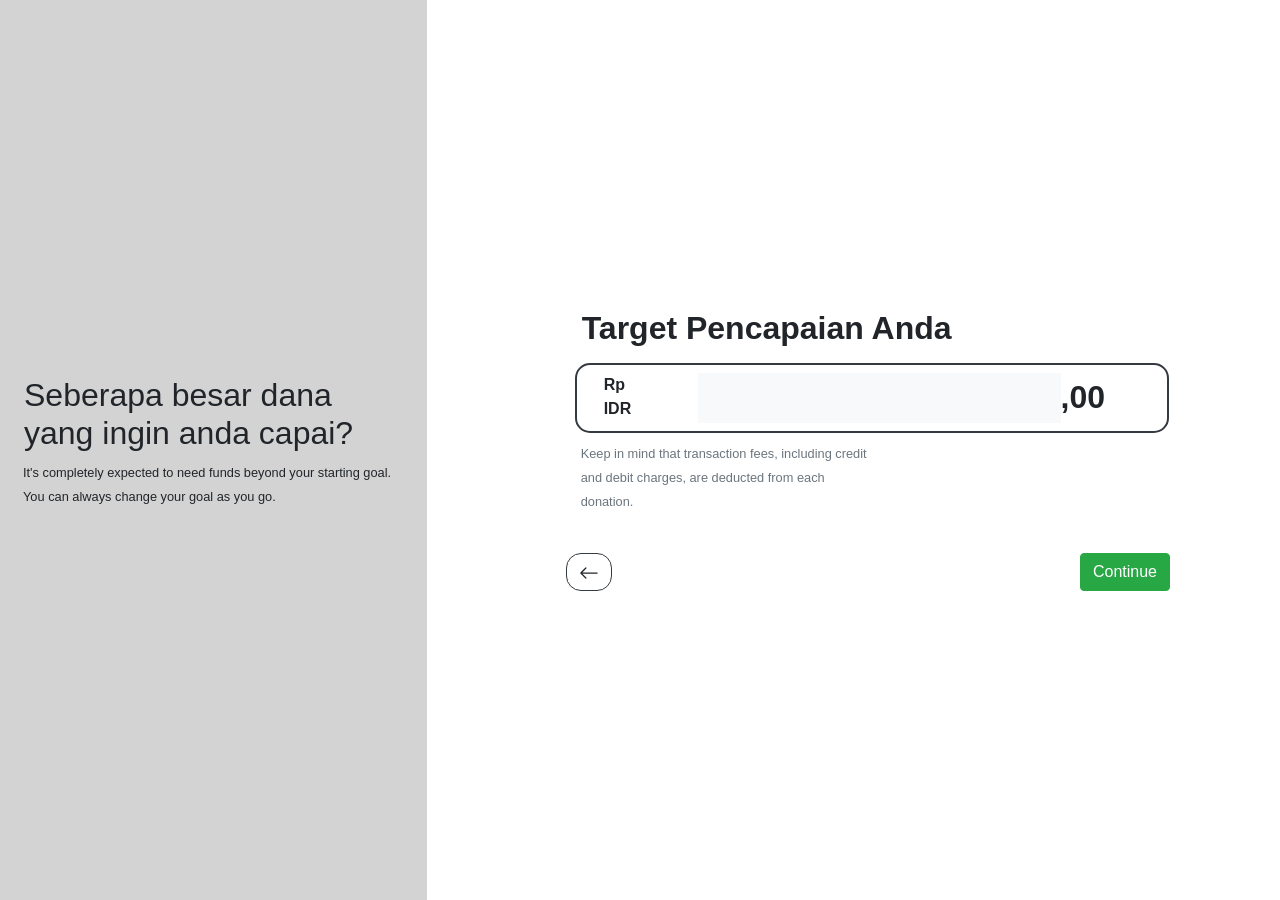
<file: mulaifundraising_3.html>
<!DOCTYPE html>
<html>

<head>
	<meta charset="utf-8">
	<meta name="viewport" content="width=device-width, initial-scale=1">
	<link rel="stylesheet" href="https://cdn.jsdelivr.net/npm/bootstrap@4.6.2/dist/css/bootstrap.min.css"
		integrity="sha384-xOolHFLEh07PJGoPkLv1IbcEPTNtaed2xpHsD9ESMhqIYd0nLMwNLD69Npy4HI+N" crossorigin="anonymous">
	<link rel="stylesheet" href="https://cdn.jsdelivr.net/npm/bootstrap-icons@1.10.3/font/bootstrap-icons.css">
	<title></title>
</head>
<style type="text/css">
	html,
	body {
		height: 100%;
	}

	#bg {
		height: 100%;
		background: lightgray;
	}

	.form-rounded {
		border-radius: 0.75rem;
	}

	.btn-rounded {
		border-radius: 1rem;
	}
</style>

<body>
	<div class="container-fluid h-100">
		<div class="row justify-content-center h-100">
			<div class="col-4 d-flex justify-content-center align-items-center " id="bg">
				<div class="row">
					<h2 class="ml-4 mr-4">Seberapa besar dana yang ingin anda capai?</h2><br>
					<div class="col">
						<p class="ml-2"><small>It's completely expected to need funds beyond your starting goal. You can
								always change your goal as you go.</small></p>
					</div>
				</div>
			</div>
			<div class="col-8 d-flex justify-content-center align-items-center">
				<div class="row mr-5" style="padding-left: 100px;">
					<div class="col ml-4">
						<h2><strong class="pl-3">Target Pencapaian Anda</strong></h2>
					</div>
					<div class="w-100"></div>
					<div class="col">
						<div class="row">
							<div class="container pt-2 mr-5 ml-5 ">
								<div class="row border-dark border"
									style="border-width: 2px !important; border-radius: 15px;padding: 0.5rem 0.75rem;">
									<div class="col-sm-2 text-left">
										<span style="display: block !important; font-weight: bold;">Rp</span>
										<span style="display: block !important; font-weight: bold;">IDR</span>
									</div>
									<div class="col-sm-8 pr-0 ">
										<input type="text" name="" id="input-text" class="bg-light"
											style="border: none; width: 100%; font-size: 2rem; text-align: right; font-weight: bold; outline: none;"
											inputmode="numeric" maxlength="8" class="pr-0">
									</div>
									<div class="col-sm-2 pl-0" style="width: 100%; font-size: 2rem;font-weight: bold;">
										<span>,00</span>
									</div>
								</div>
							</div>

						</div>
						<div class="row w-50 ml-4 mt-2 ">
							<div class="col">
								<p><small class="text-secondary">Keep in mind that transaction fees, including credit
										and debit charges, are deducted from each donation.</small></p>
							</div>
						</div>
						<div class="row mt-2">
							<div class="col text-left mt-3 ml-4">
								<a class="btn border-dark border" style="border-radius:15px"
									href="mulaifundraising_2.html" role="button" aria-pressed="true">
									<svg xmlns="http://www.w3.org/2000/svg" width="20" height="20" fill="currentColor"
										class="bi bi-arrow-left" viewBox="0 0 16 16">
										<path fill-rule="evenodd"
											d="M15 8a.5.5 0 0 0-.5-.5H2.707l3.147-3.146a.5.5 0 1 0-.708-.708l-4 4a.5.5 0 0 0 0 .708l4 4a.5.5 0 0 0 .708-.708L2.707 8.5H14.5A.5.5 0 0 0 15 8z" />
									</svg>
								</a>
							</div>
							<div class="col text-right mr-3">
								<a class="btn btn-success mt-3 mr-3" href="mulaifundraising_4.html" role="button"
									aria-pressed="true">Continue</a>
							</div>
						</div>
					</div>
				</div>
			</div>
		</div>
	</div>
	</div>
	</div>
</body>

</html>
</file>
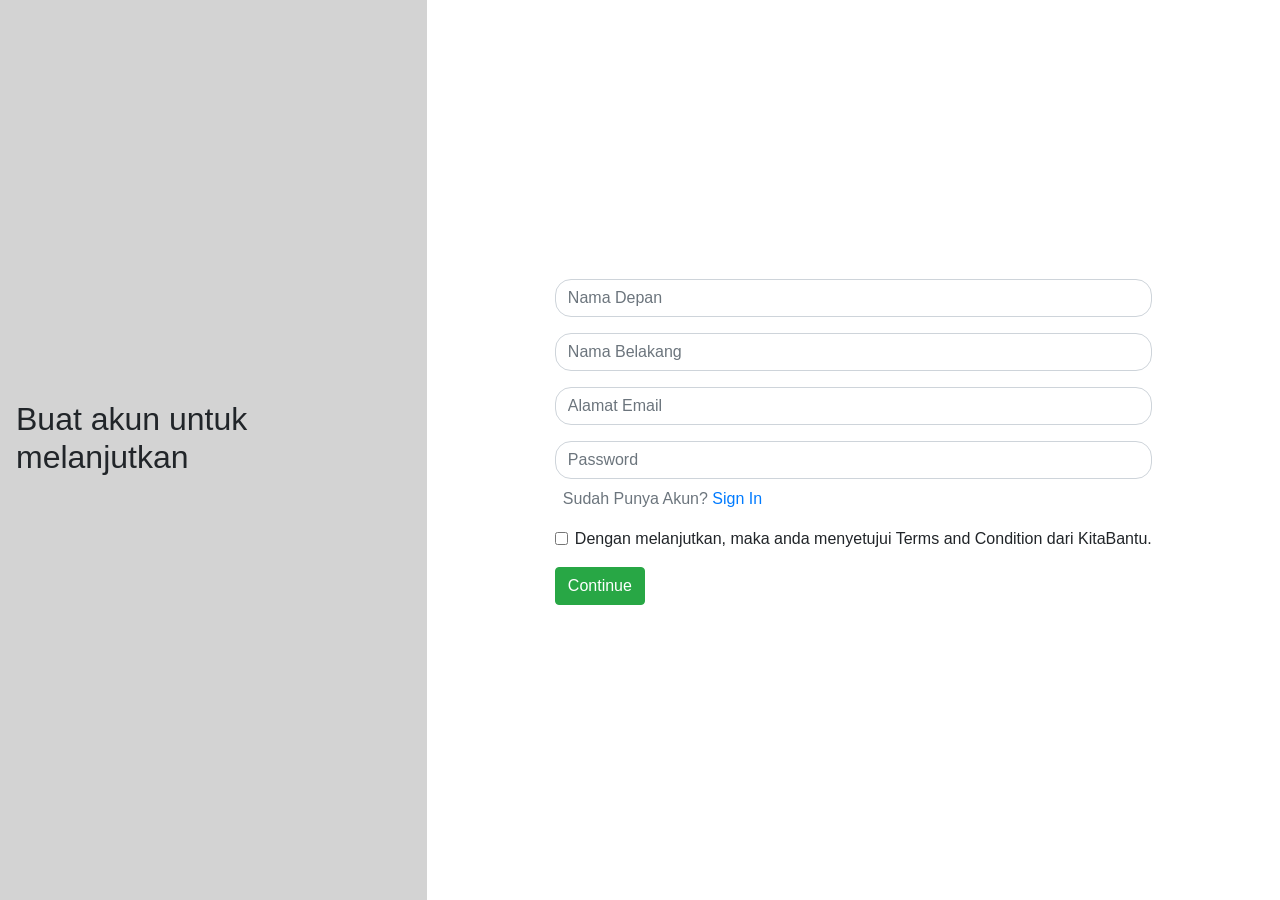
<file: mulaifundraising_4.html>
<!DOCTYPE html>
<html>
<head>
	<meta charset="utf-8">
	<meta name="viewport" content="width=device-width, initial-scale=1">
	<link rel="stylesheet" href="https://cdn.jsdelivr.net/npm/bootstrap@4.6.2/dist/css/bootstrap.min.css" integrity="sha384-xOolHFLEh07PJGoPkLv1IbcEPTNtaed2xpHsD9ESMhqIYd0nLMwNLD69Npy4HI+N" crossorigin="anonymous">
	<link rel="stylesheet" href="https://cdn.jsdelivr.net/npm/bootstrap-icons@1.10.3/font/bootstrap-icons.css">
	<title></title>
</head>
<style type="text/css">
	html, body{
		height: 100%;
	}
	#bg{
		height: 100%;
		background: lightgray;
	}
	.form-rounded{
		border-radius: 1rem;
	}
	.btn-rounded{
		border-radius: 1rem;
	}
</style>
<body>
	<div class="container-fluid h-100">
		<div class="row justify-content-center h-100">
			<div class="col-4 d-flex justify-content-center align-items-center " id="bg">
				<div class="row">
					<h2 class="m-3">Buat akun untuk melanjutkan</h2><br>
					
				</div>
			</div>
			<div class="col-8 d-flex justify-content-center align-items-center">
				<div class="row" >
					<div class="col">
						<div class="form-group">
							<input type="text" class="form-control form-rounded" name="" placeholder="Nama Depan">
						</div>
						<div class="form-group">
							<input type="text" class="form-control form-rounded" name="" placeholder="Nama Belakang">
						</div>
						<div class="form-group">
							<input type="email" class="form-control form-rounded" name="" placeholder="Alamat Email">
						</div>
						<div class="form-group">
							<input type="password" class="form-control form-rounded" name="" placeholder="Password">
							<p class="text-muted ml-2 mt-2">Sudah Punya Akun? <a href="form.html">Sign In</a></p>
						</div>
						<div class="form-check">
							<input type="checkbox" class="form-check-input" id="check1" name="">
							<label class="form-check-label" for="check1">Dengan melanjutkan, maka anda menyetujui Terms and Condition dari KitaBantu.</label>
						</div>
						<div class="form-group">
							<a href="index.html"><button type="button" class="btn btn-success mt-3">Continue</button></a>
						</div>
					</div>
				</div>
			</div>
		</div>
	</div>
</body>
</html>
</file>
<file: style.css>
#section1 {
    /* The image used */
    background-image: url(images/background-section1.jpg);

    /* Full height */
    height: 100%;

    /* Center and scale the image nicely */
    background-position: center;
    background-repeat: no-repeat;
    background-size: cover;
}


#button-section1 {
    background-color: #59BA51;
    padding: 8px;
    margin-left: 35rem;
    margin-right: 35rem;
    border-radius: 30px;
}

#section3,
#section5 {
    background-color: #0D5D56;
}

.borderless {
    border: 0 none;
}

#icon-footer {
    margin-right: 20px;
}

/* Navbar Begin */
#nav-bar {
    border-radius: 50px;

}

.navbar {
    box-shadow: 0px 2px 5px rgba(0, 0, 0, 0.1);
    margin: 30px 120px 0 120px;
    padding: 10px;
    border-radius: 30px;
}

.navbar-brand img {
    margin-top: -5px;
}

.nav-link {
    color: #555;
    font-size: 14px;
    font-weight: 500;
    padding: 8px 16px;
}

.nav-link:hover {
    color: #007bff;
}

.btn-primary {
    background-color: #007bff;
    border-color: #007bff;
    font-size: 14px;
    font-weight: 500;
    padding: 8px 16px;
    transition: background-color 0.2s ease, border-color 0.2s ease;
}

.btn-primary:hover {
    background-color: #0069d9;
    border-color: #0062cc;
}

.dropdown-toggle::after {
    display: none;
}

.dropdown-menu {
    border: none;
    border-radius: 0;
    box-shadow: 0px 2px 5px rgba(0, 0, 0, 0.1);
    margin-top: 5px;
}

.dropdown-item {
    font-size: 14px;
    font-weight: 500;
    padding: 8px 16px;
}

/* Navbar End */

.stretched-link::after {
    position: absolute;
    top: 0;
    right: 0;
    bottom: 0;
    left: 0;
    z-index: 1;
    pointer-events: auto;
    content: "";
    background-color: rgba(0, 0, 0, 0);
}
</file>
